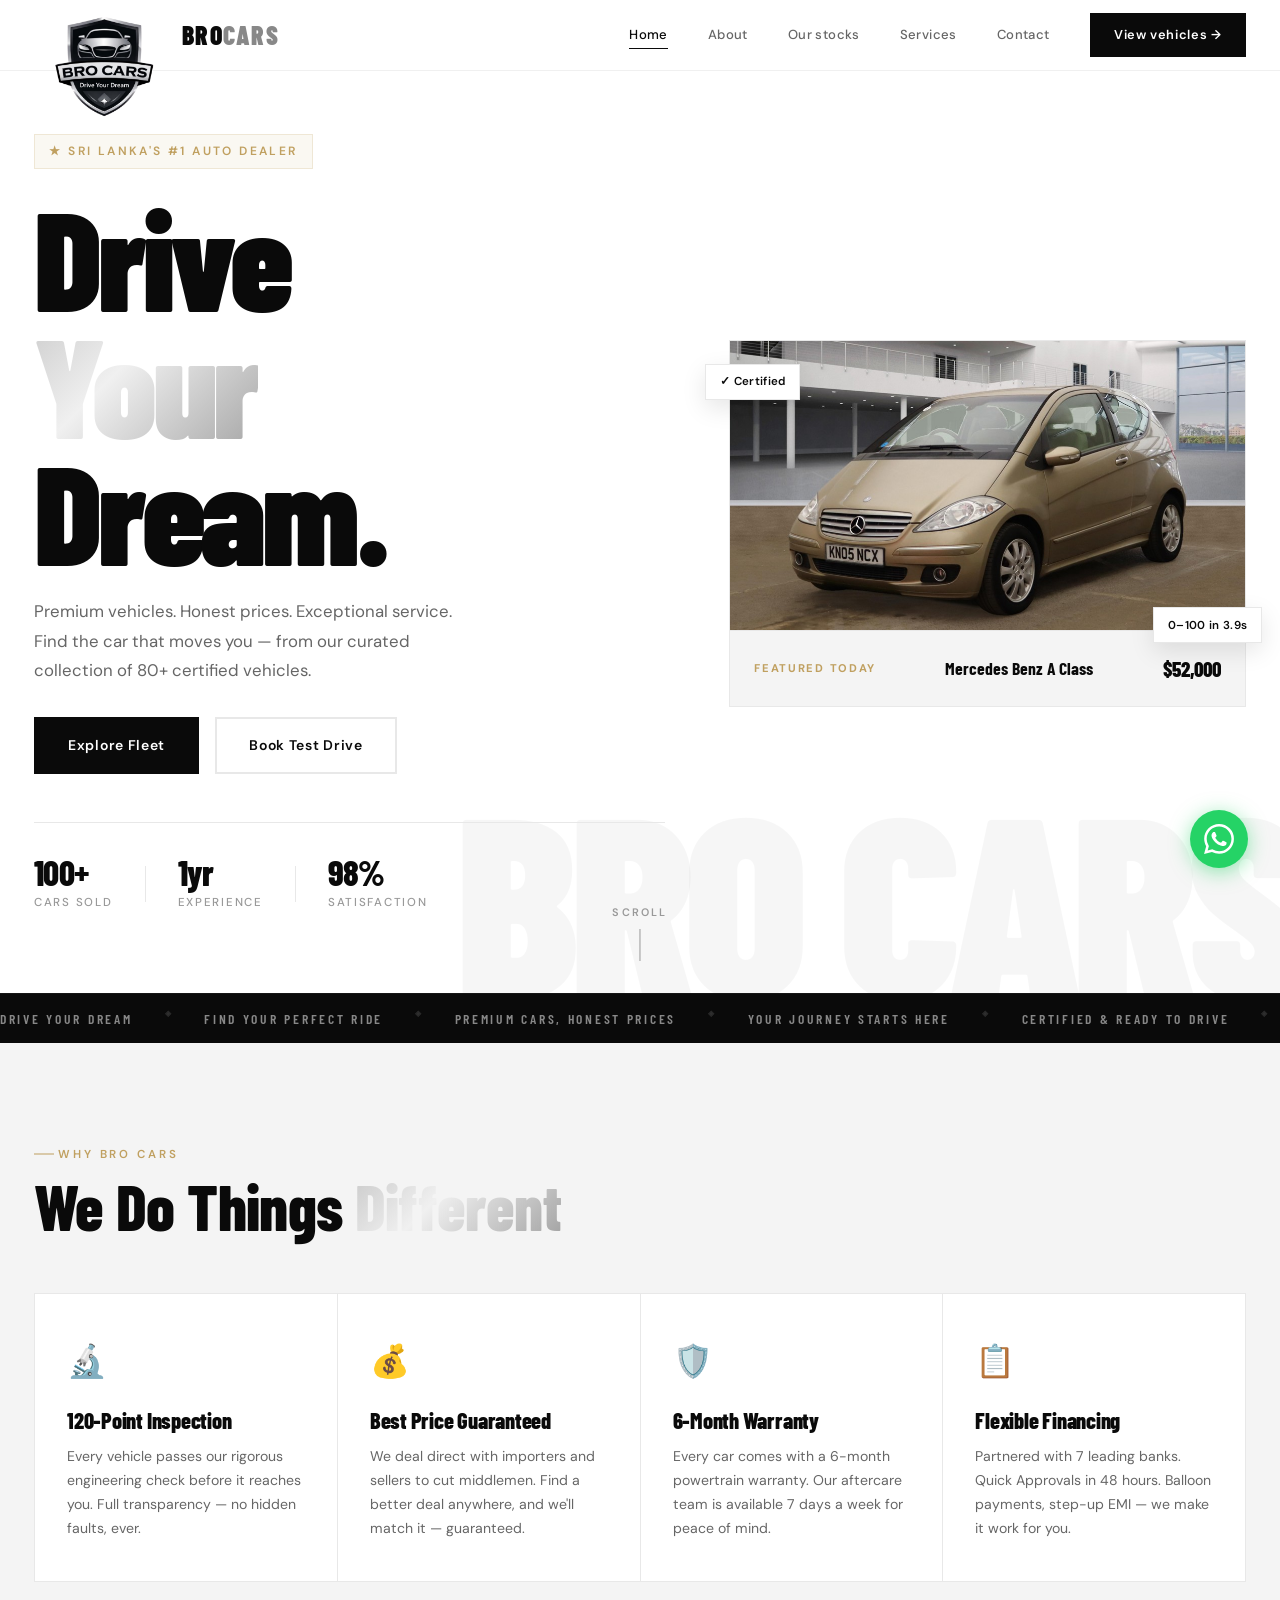
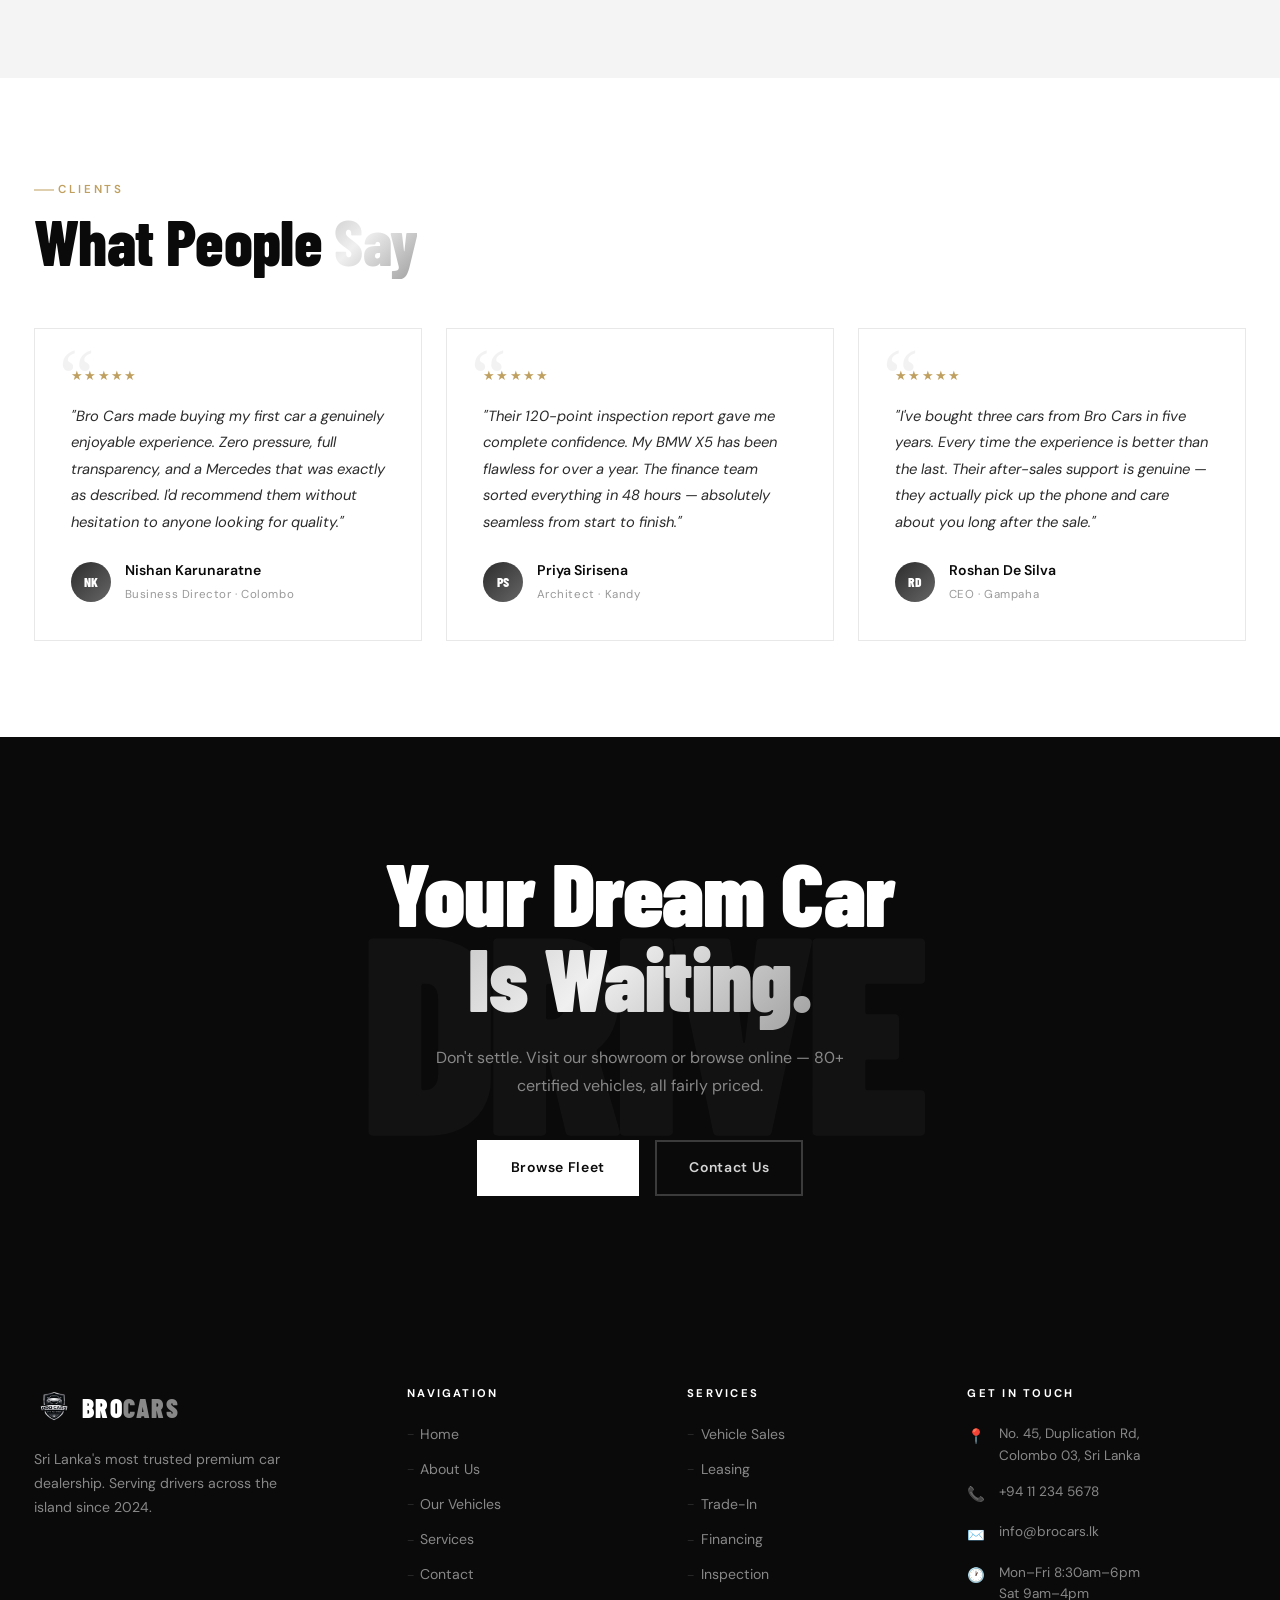
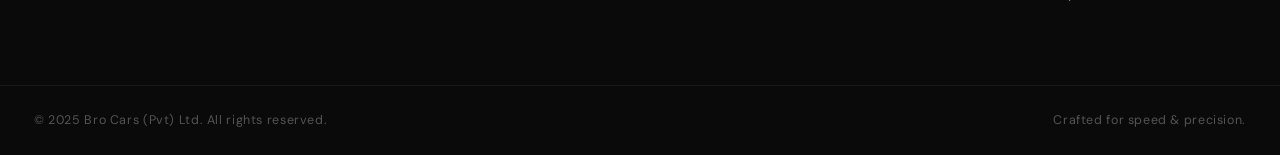
<file: brocars/index.html>
<!DOCTYPE html>
<html lang="en">
<head>
  <meta charset="UTF-8"/>
  <meta name="viewport" content="width=device-width, initial-scale=1.0"/>
  <meta name="description" content="Bro Cars – Drive Your Dream. Premium vehicles, unbeatable prices, expert service in Sri Lanka."/>
  <title>Bro Cars — Drive Your Dream</title>
  <link rel="preconnect" href="https://fonts.googleapis.com"/>
  <link rel="preconnect" href="https://fonts.gstatic.com" crossorigin/>
  <link href="https://fonts.googleapis.com/css2?family=Barlow+Condensed:wght@400;600;700;800;900&family=DM+Sans:wght@300;400;500;600&display=swap" rel="stylesheet"/>
  <link rel="stylesheet" href="style.css"/>
</head>
<body>

<!-- ═══ NAVBAR ═══ -->
<header class="navbar" id="navbar">
  <div class="nav-container">
    <a href="index.html" class="logo">
      <img src="logo.png" alt="Bro Cars" class="logo-img"/>
      <span class="logo-text">BRO<span class="logo-accent">CARS</span></span>
    </a>
    <nav class="nav-links" id="navLinks">
      <a href="index.html" class="nav-link ">Home</a>
      <a href="about.html" class="nav-link">About</a>
      <a href="cars.html" class="nav-link">Our stocks</a>
      <a href="services.html" class="nav-link">Services</a>
      <a href="contact.html" class="nav-link">Contact</a>
      <a href="cars.html" class="btn-nav">View vehicles →</a>
    </nav>
    <button class="hamburger" id="hamburger" aria-label="Menu">
      <span></span><span></span><span></span>
    </button>
  </div>
</header>

<!-- ═══ HERO ═══ -->
<section class="hero">
  <div class="hero-bg-text">BRO CARS</div>
  <div class="hero-container">
    <div class="hero-content">
      <div class="hero-badge">★ Sri Lanka's #1 Auto Dealer</div>
      <h1 class="hero-title">
        Drive<br/>
        <span class="hero-title-accent">Your</span><br/>
        Dream.
      </h1>
      <p class="hero-subtitle">Premium vehicles. Honest prices. Exceptional service. Find the car that moves you — from our curated collection of 80+ certified vehicles.</p>
      <div class="hero-actions">
        <a href="cars.html" class="btn-primary">Explore Fleet</a>
        <a href="contact.html" class="btn-ghost">Book Test Drive</a>
      </div>
      <div class="hero-stats">
        <div class="hero-stat">
          <span class="hero-stat-num">100+</span>
          <span class="hero-stat-label">Cars Sold</span>
        </div>
        <div class="hero-stat-divider"></div>
        <div class="hero-stat">
          <span class="hero-stat-num">1yr</span>
          <span class="hero-stat-label">Experience</span>
        </div>
        <div class="hero-stat-divider"></div>
        <div class="hero-stat">
          <span class="hero-stat-num">98%</span>
          <span class="hero-stat-label">Satisfaction</span>
        </div>
      </div>
    </div>
    <div class="hero-visual">
      <div class="hero-car-card">
        <div class="hero-car-img">
         <img src="images/firstimg.jpeg" alt="Bro Cars" class="BMW M4 COMPETITION"/>
          <div class="hero-car-shine"></div>
        </div>
        <div class="hero-car-info">
          <div class="hero-car-badge">Featured Today</div>
          <div class="hero-car-name">Mercedes Benz A Class</div>
          <div class="hero-car-price">$52,000</div>
        </div>
      </div>
      <div class="hero-float-tag hero-float-1">✓ Certified</div>
      <div class="hero-float-tag hero-float-2">0–100 in 3.9s</div>
    </div>
  </div>
  <div class="hero-scroll-hint">
    <span>Scroll</span>
    <div class="scroll-line"></div>
  </div>
</section>

<!-- ═══ MARQUEE STRIP ═══ -->
<div class="marquee-strip">
  <div class="marquee-track">
    <span>Drive Your Dream</span><span>◈</span>
    <span>Find Your Perfect Ride</span><span>◈</span>
    <span>Premium Cars, Honest Prices</span><span>◈</span>
    <span>Your Journey Starts Here</span><span>◈</span>
    <span>Certified & Ready to Drive</span><span>◈</span>
    <span>Turn Heads on Every Road</span><span>◈</span>
    <span>Experience Luxury Driving</span><span>◈</span>
    <span>Own the Road Today</span><span>◈</span>
    <span>Drive Your Dream</span><span>◈</span>
    <span>Find Your Perfect Ride</span><span>◈</span>
    <span>Premium Cars, Honest Prices</span><span>◈</span>
    <span>Your Journey Starts Here</span><span>◈</span>
    <span>Certified & Ready to Drive</span><span>◈</span>
    <span>Turn Heads on Every Road</span><span>◈</span>
    <span>Experience Luxury Driving</span><span>◈</span>
    <span>Own the Road Today</span><span>◈</span>
  </div>
</div>



<!-- ═══ WHY CHOOSE US ═══ -->
<section class="section why-section">
  <div class="container">
    <div class="section-header">
      <div class="section-tag">Why Bro Cars</div>
      <h2 class="section-title">We Do Things <span class="text-silver">Different</span></h2>
    </div>
    <div class="why-grid">
      <div class="why-card reveal">
        <div class="why-icon">🔬</div>
        <h3>120-Point Inspection</h3>
        <p>Every vehicle passes our rigorous engineering check before it reaches you. Full transparency — no hidden faults, ever.</p>
      </div>
      <div class="why-card reveal">
        <div class="why-icon">💰</div>
        <h3>Best Price Guaranteed</h3>
        <p>We deal direct with importers and sellers to cut middlemen. Find a better deal anywhere, and we'll match it — guaranteed.</p>
      </div>
      <div class="why-card reveal">
        <div class="why-icon">🛡️</div>
        <h3>6-Month Warranty</h3>
        <p>Every car comes with a 6-month powertrain warranty. Our aftercare team is available 7 days a week for peace of mind.</p>
      </div>
      <div class="why-card reveal">
        <div class="why-icon">📋</div>
        <h3>Flexible Financing</h3>
        <p>Partnered with 7 leading banks. Quick Approvals in 48 hours. Balloon payments, step-up EMI — we make it work for you.</p>
      </div>
    </div>
  </div>
</section>

<!-- ═══ TESTIMONIALS ═══ -->
<section class="section testi-section">
  <div class="container">
    <div class="section-header">
      <div class="section-tag">Clients</div>
      <h2 class="section-title">What People <span class="text-silver">Say</span></h2>
    </div>
    <div class="testi-grid">
      <div class="testi-card reveal">
        <div class="testi-stars">★★★★★</div>
        <p class="testi-text">"Bro Cars made buying my first car a genuinely enjoyable experience. Zero pressure, full transparency, and a Mercedes that was exactly as described. I'd recommend them without hesitation to anyone looking for quality."</p>
        <div class="testi-author">
          <div class="testi-avatar">NK</div>
          <div>
            <div class="testi-name">Nishan Karunaratne</div>
            <div class="testi-role">Business Director · Colombo</div>
          </div>
        </div>
      </div>
      <div class="testi-card reveal">
        <div class="testi-stars">★★★★★</div>
        <p class="testi-text">"Their 120-point inspection report gave me complete confidence. My BMW X5 has been flawless for over a year. The finance team sorted everything in 48 hours — absolutely seamless from start to finish."</p>
        <div class="testi-author">
          <div class="testi-avatar">PS</div>
          <div>
            <div class="testi-name">Priya Sirisena</div>
            <div class="testi-role">Architect · Kandy</div>
          </div>
        </div>
      </div>
      <div class="testi-card reveal">
        <div class="testi-stars">★★★★★</div>
        <p class="testi-text">"I've bought three cars from Bro Cars in five years. Every time the experience is better than the last. Their after-sales support is genuine — they actually pick up the phone and care about you long after the sale."</p>
        <div class="testi-author">
          <div class="testi-avatar">RD</div>
          <div>
            <div class="testi-name">Roshan De Silva</div>
            <div class="testi-role">CEO · Gampaha</div>
          </div>
        </div>
      </div>
    </div>
  </div>
</section>

<!-- ═══ CTA BANNER ═══ -->
<section class="cta-section">
  <div class="cta-bg-text">DRIVE</div>
  <div class="container">
    <div class="cta-inner reveal">
      <h2 class="cta-title">Your Dream Car<br/><span>Is Waiting.</span></h2>
      <p class="cta-sub">Don't settle. Visit our showroom or browse online — 80+ certified vehicles, all fairly priced.</p>
      <div class="cta-btns">
        <a href="cars.html" class="btn-primary">Browse Fleet</a>
        <a href="contact.html" class="btn-ghost">Contact Us</a>
      </div>
    </div>
  </div>
</section>

<!-- ═══ FOOTER ═══ -->
<footer class="footer">
  <div class="footer-top">
    <div class="container">
      <div class="footer-grid">
        <div class="footer-brand">
          <a href="index.html" class="logo">
  <img src="logo.png" alt="Bro Cars" class="logo-img footer-logo">
  <span class="logo-text">BRO<span class="logo-accent">CARS</span></span>
</a>
          <p>Sri Lanka's most trusted premium car dealership. Serving drivers across the island since 2024.</p>
          
        </div>
        <div class="footer-col">
          <h4>Navigation</h4>
          <ul>
            <li><a href="index.html">Home</a></li>
            <li><a href="about.html">About Us</a></li>
            <li><a href="cars.html">Our Vehicles</a></li>
            <li><a href="services.html">Services</a></li>
            <li><a href="contact.html">Contact</a></li>
          </ul>
        </div>
        <div class="footer-col">
          <h4>Services</h4>
          <ul>
            <li><a href="services.html">Vehicle Sales</a></li>
            <li><a href="services.html">Leasing</a></li>
            <li><a href="services.html">Trade-In</a></li>
            <li><a href="services.html">Financing</a></li>
            <li><a href="services.html">Inspection</a></li>
          </ul>
        </div>
        <div class="footer-col footer-contact-col">
          <h4>Get In Touch</h4>
          <div class="footer-contact-item">
            <span class="fc-icon">📍</span>
            <span>No. 45, Duplication Rd,<br/>Colombo 03, Sri Lanka</span>
          </div>
          <div class="footer-contact-item">
            <span class="fc-icon">📞</span>
            <span>+94 11 234 5678</span>
          </div>
          <div class="footer-contact-item">
            <span class="fc-icon">✉️</span>
            <span>info@brocars.lk</span>
          </div>
          <div class="footer-contact-item">
            <span class="fc-icon">🕐</span>
            <span>Mon–Fri 8:30am–6pm<br/>Sat 9am–4pm</span>
          </div>
        </div>
      </div>
    </div>
  </div>
  <div class="footer-bottom">
    <div class="container">
      <span>© 2025 Bro Cars (Pvt) Ltd. All rights reserved.</span>
      <span>Crafted for speed &amp; precision.</span>
    </div>
  </div>
</footer>

<a href="https://wa.me/94778901234" class="whatsapp-float" target="_blank" title="Chat with us on WhatsApp">
  <svg viewBox="0 0 24 24" fill="currentColor"><path d="M17.472 14.382c-.297-.149-1.758-.867-2.03-.967-.273-.099-.471-.148-.67.15-.197.297-.767.966-.94 1.164-.173.199-.347.223-.644.075-.297-.15-1.255-.463-2.39-1.475-.883-.788-1.48-1.761-1.653-2.059-.173-.297-.018-.458.13-.606.134-.133.298-.347.446-.52.149-.174.198-.298.298-.497.099-.198.05-.371-.025-.52-.075-.149-.669-1.612-.916-2.207-.242-.579-.487-.5-.669-.51-.173-.008-.371-.01-.57-.01-.198 0-.52.074-.792.372-.272.297-1.04 1.016-1.04 2.479 0 1.462 1.065 2.875 1.213 3.074.149.198 2.096 3.2 5.077 4.487.709.306 1.262.489 1.694.625.712.227 1.36.195 1.871.118.571-.085 1.758-.719 2.006-1.413.248-.694.248-1.289.173-1.413-.074-.124-.272-.198-.57-.347m-5.421 7.403h-.004a9.87 9.87 0 01-5.031-1.378l-.361-.214-3.741.982.998-3.648-.235-.374a9.86 9.86 0 01-1.51-5.26c.001-5.45 4.436-9.884 9.888-9.884 2.64 0 5.122 1.03 6.988 2.898a9.825 9.825 0 012.893 6.994c-.003 5.45-4.437 9.884-9.885 9.884m8.413-18.297A11.815 11.815 0 0012.05 0C5.495 0 .16 5.335.157 11.892c0 2.096.547 4.142 1.588 5.945L.057 24l6.305-1.654a11.882 11.882 0 005.683 1.448h.005c6.554 0 11.89-5.335 11.893-11.893a11.821 11.821 0 00-3.48-8.413z"/></svg>
</a>
<script src="script.js"></script>
</body>
</html>
</file>
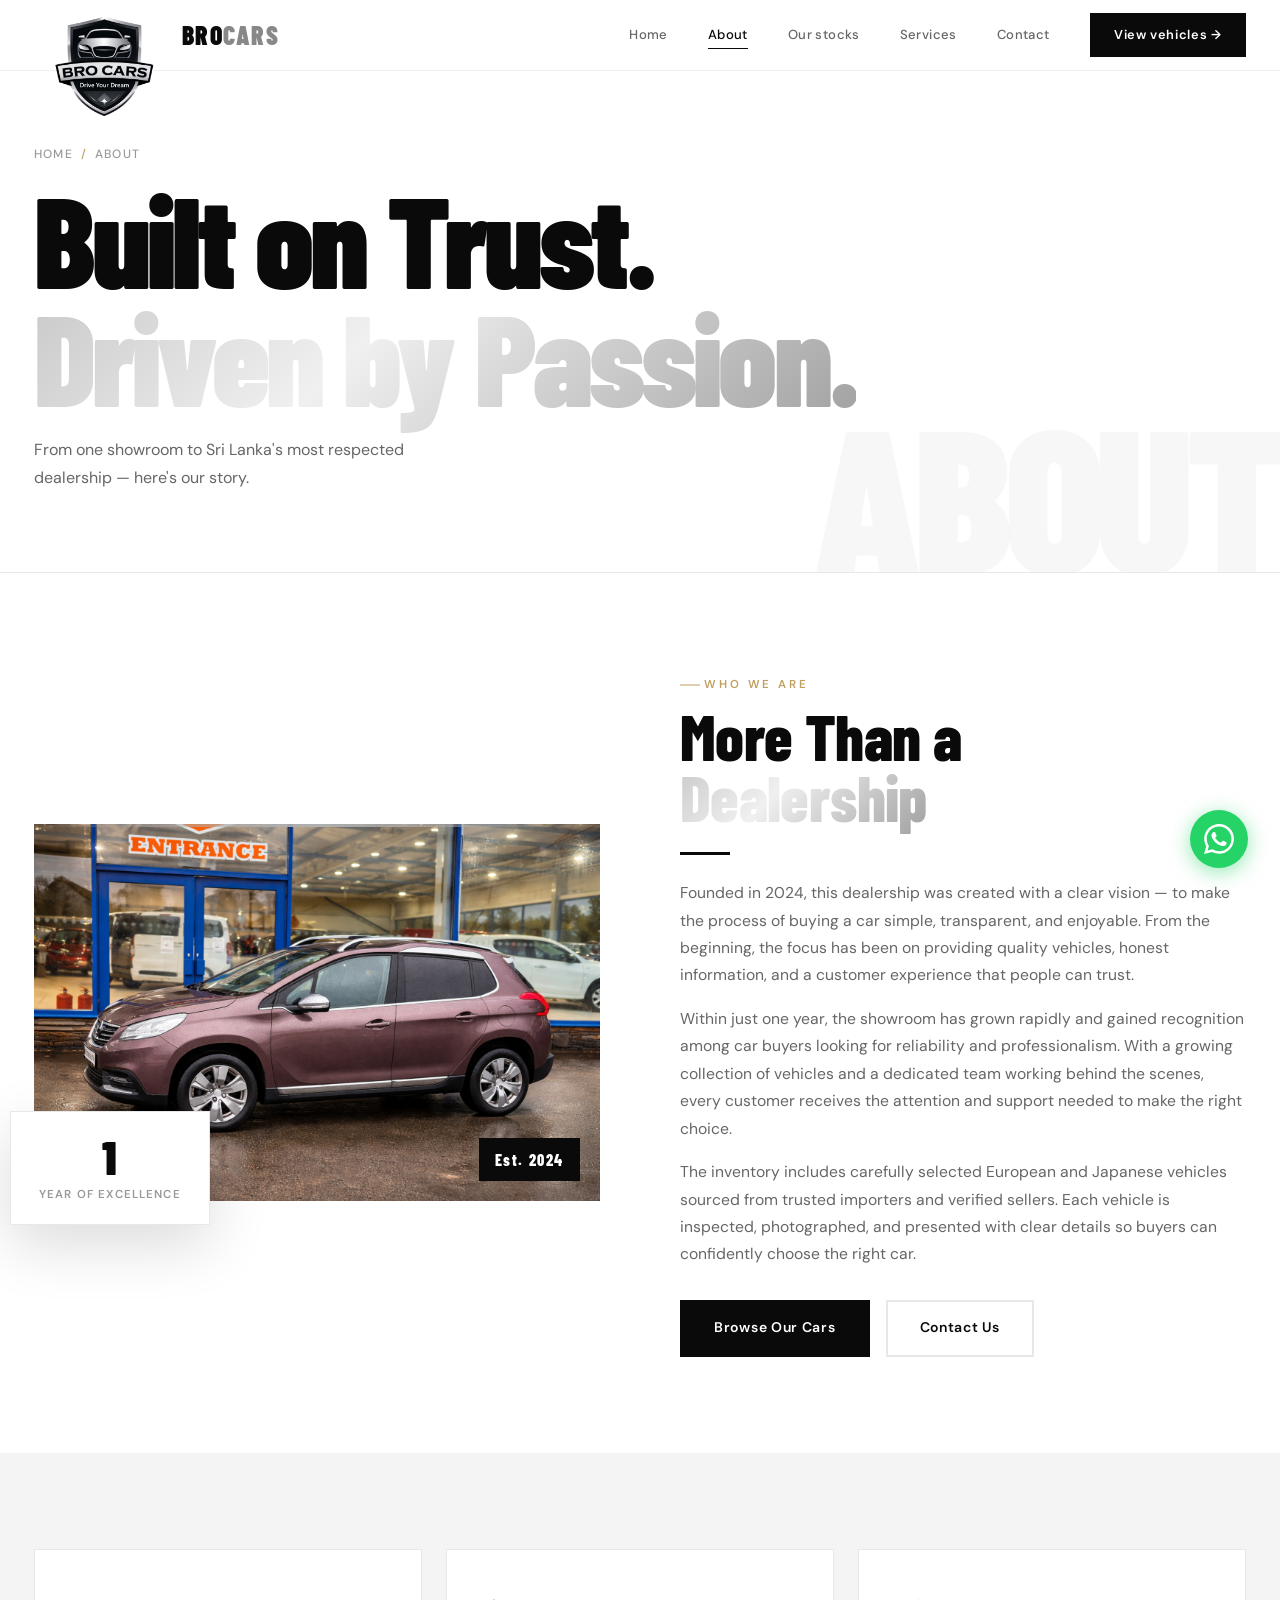
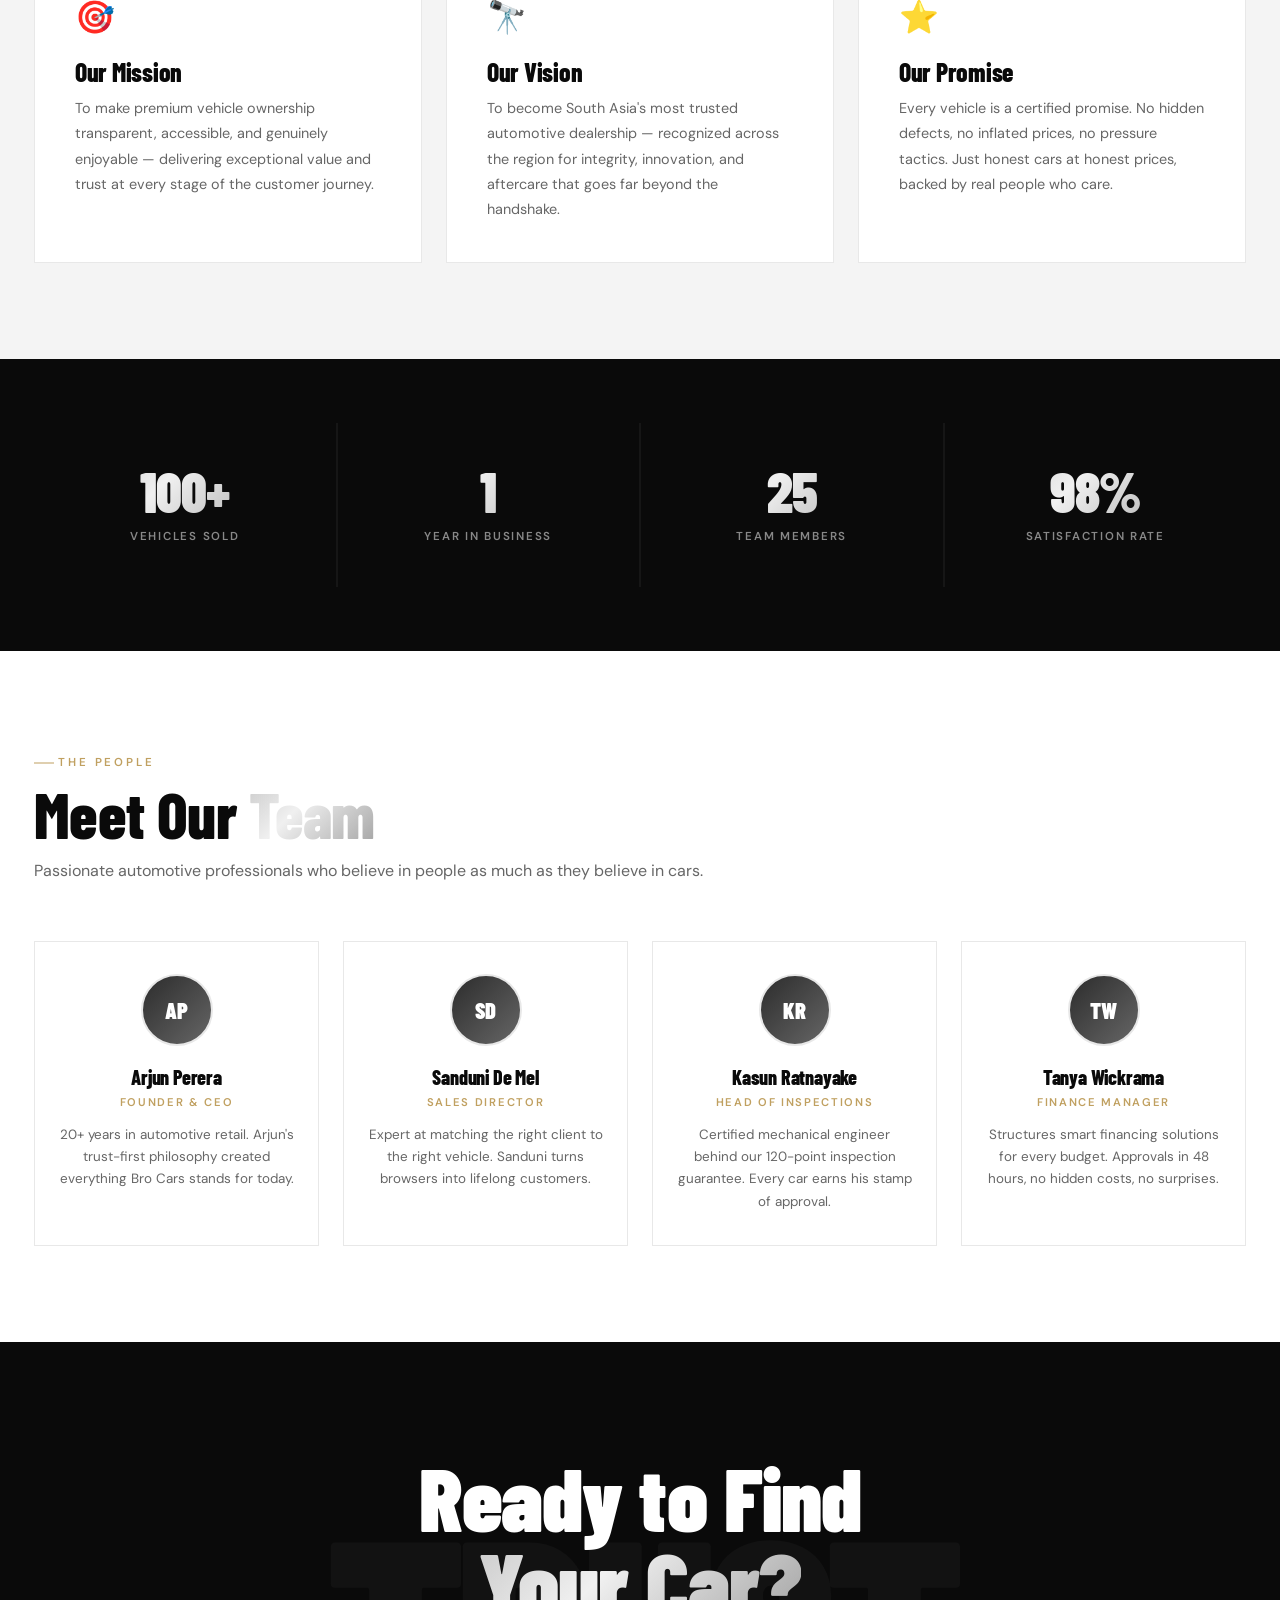
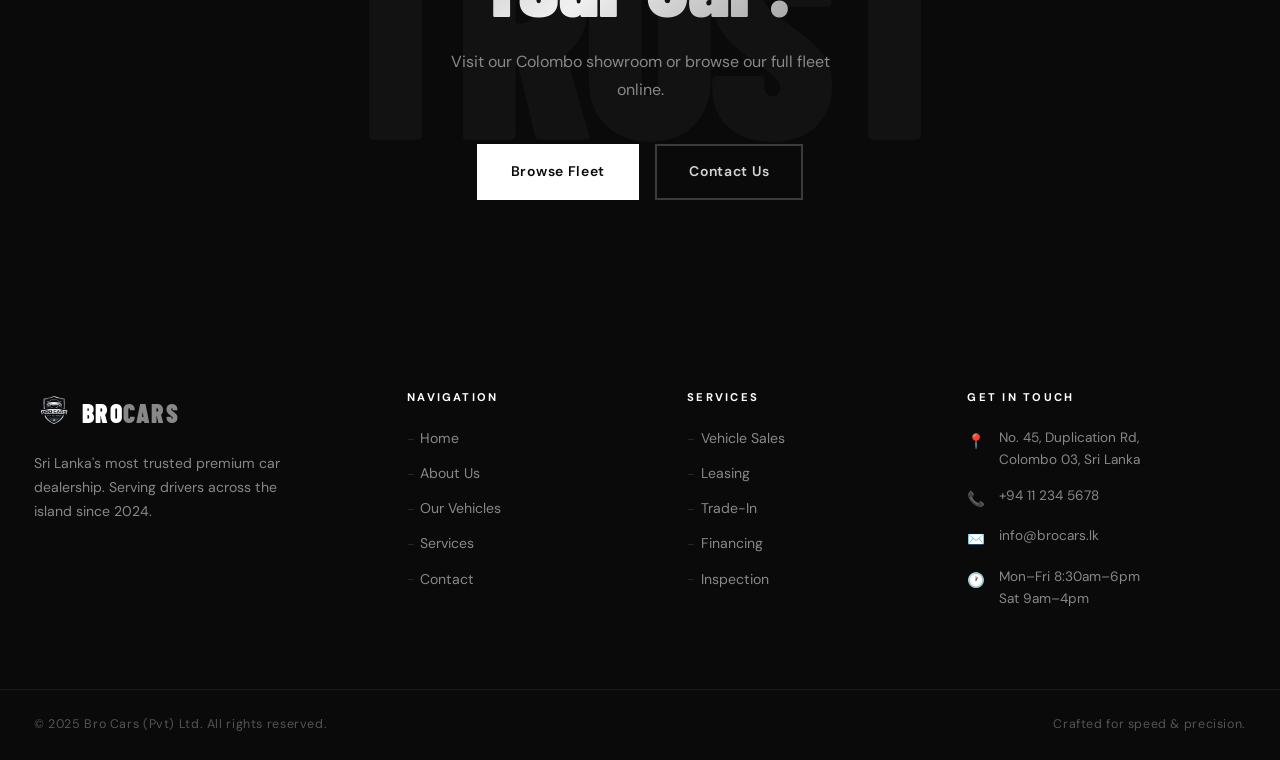
<file: brocars/about.html>
<!DOCTYPE html>
<html lang="en">
<head>
  <meta charset="UTF-8"/>
  <meta name="viewport" content="width=device-width, initial-scale=1.0"/>
  <meta name="description" content="About Bro Cars – Our story, mission, vision and the passionate team behind Sri Lanka's premier auto dealership."/>
  <title>About — Bro Cars</title>
  <link rel="preconnect" href="https://fonts.googleapis.com"/>
  <link rel="preconnect" href="https://fonts.gstatic.com" crossorigin/>
  <link href="https://fonts.googleapis.com/css2?family=Barlow+Condensed:wght@400;600;700;800;900&family=DM+Sans:wght@300;400;500;600&display=swap" rel="stylesheet"/>
  <link rel="stylesheet" href="style.css"/>
</head>
<body>

<!-- ═══ NAVBAR ═══ -->
<header class="navbar" id="navbar">
  <div class="nav-container">
    <a href="index.html" class="logo">
      <img src="logo.png" alt="Bro Cars" class="logo-img"/>
      <span class="logo-text">BRO<span class="logo-accent">CARS</span></span>
    </a>
    <nav class="nav-links" id="navLinks">
      <a href="index.html" class="nav-link ">Home</a>
      <a href="about.html" class="nav-link">About</a>
      <a href="cars.html" class="nav-link">Our stocks</a>
      <a href="services.html" class="nav-link">Services</a>
      <a href="contact.html" class="nav-link">Contact</a>
      <a href="cars.html" class="btn-nav">View vehicles →</a>
    </nav>
    <button class="hamburger" id="hamburger" aria-label="Menu">
      <span></span><span></span><span></span>
    </button>
  </div>
</header>

<!-- PAGE HERO -->
<section class="page-hero">
  <div class="page-hero-bg-text">ABOUT</div>
  <div class="container">
    <div class="page-hero-content">
      <div class="page-breadcrumb"><a href="index.html">Home</a> <span>/</span> About</div>
      <h1 class="page-hero-title">Built on Trust.<br/><span>Driven by Passion.</span></h1>
      <p class="page-hero-sub">From one showroom to Sri Lanka's most respected dealership — here's our story.</p>
    </div>
  </div>
</section>

<!-- STORY -->
<section class="section">
  <div class="container">
    <div class="about-grid">
      <div class="about-visual reveal">
        <div class="about-img-box">
          <div class="about-img-inner"><img src="images/about2.png"></div>
          <div class="about-img-tag">Est. 2024</div>
        </div>
        <div class="about-accent-box">
          <span class="about-accent-num">1</span>
          <span class="about-accent-label">Year of Excellence</span>
        </div>
      </div>

      <div class="about-text reveal">
        <div class="section-tag">Who We Are</div>
        <h2 class="section-title">More Than a<br/><span class="text-silver">Dealership</span></h2>
        <div class="divider-line"></div>

        <p>Founded in 2024, this dealership was created with a clear vision — to make the process of buying a car simple, transparent, and enjoyable. From the beginning, the focus has been on providing quality vehicles, honest information, and a customer experience that people can trust.</p>

        <p style="margin-top:1rem;">Within just one year, the showroom has grown rapidly and gained recognition among car buyers looking for reliability and professionalism. With a growing collection of vehicles and a dedicated team working behind the scenes, every customer receives the attention and support needed to make the right choice.</p>

        <p style="margin-top:1rem;">The inventory includes carefully selected European and Japanese vehicles sourced from trusted importers and verified sellers. Each vehicle is inspected, photographed, and presented with clear details so buyers can confidently choose the right car.</p>

        <div class="about-ctas" style="margin-top:2rem;">
          <a href="cars.html" class="btn-primary">Browse Our Cars</a>
          <a href="contact.html" class="btn-ghost">Contact Us</a>
        </div>
      </div>

    </div>
  </div>
</section>

<!-- MISSION VISION -->
<section class="section mv-section">
  <div class="container">
    <div class="mv-grid">
      <div class="mv-card reveal">
        <div class="mv-icon">🎯</div>
        <h3>Our Mission</h3>
        <p>To make premium vehicle ownership transparent, accessible, and genuinely enjoyable — delivering exceptional value and trust at every stage of the customer journey.</p>
      </div>
      <div class="mv-card reveal">
        <div class="mv-icon">🔭</div>
        <h3>Our Vision</h3>
        <p>To become South Asia's most trusted automotive dealership — recognized across the region for integrity, innovation, and aftercare that goes far beyond the handshake.</p>
      </div>
      <div class="mv-card reveal">
        <div class="mv-icon">⭐</div>
        <h3>Our Promise</h3>
        <p>Every vehicle is a certified promise. No hidden defects, no inflated prices, no pressure tactics. Just honest cars at honest prices, backed by real people who care.</p>
      </div>
    </div>
  </div>
</section>

<!-- STATS -->
<section class="stats-section">
  <div class="container">
    <div class="stats-grid">
      <div class="stat-item reveal">
        <div class="stat-num">100+</div>
        <div class="stat-label">Vehicles Sold</div>
      </div>
      <div class="stat-item reveal">
        <div class="stat-num">1</div>
        <div class="stat-label">Year in Business</div>
      </div>
      <div class="stat-item reveal">
        <div class="stat-num">25</div>
        <div class="stat-label">Team Members</div>
      </div>
      <div class="stat-item reveal">
        <div class="stat-num">98%</div>
        <div class="stat-label">Satisfaction Rate</div>
      </div>
    </div>
  </div>
</section>

<!-- TEAM -->
<section class="section">
  <div class="container">
    <div class="section-header">
      <div class="section-tag">The People</div>
      <h2 class="section-title">Meet Our <span class="text-silver">Team</span></h2>
      <p class="section-sub">Passionate automotive professionals who believe in people as much as they believe in cars.</p>
    </div>
    <div class="team-grid">
      <div class="team-card reveal">
        <div class="team-avatar">AP</div>
        <h3 class="team-name">Arjun Perera</h3>
        <div class="team-role">Founder & CEO</div>
        <p class="team-bio">20+ years in automotive retail. Arjun's trust-first philosophy created everything Bro Cars stands for today.</p>
      </div>
      <div class="team-card reveal">
        <div class="team-avatar">SD</div>
        <h3 class="team-name">Sanduni De Mel</h3>
        <div class="team-role">Sales Director</div>
        <p class="team-bio">Expert at matching the right client to the right vehicle. Sanduni turns browsers into lifelong customers.</p>
      </div>
      <div class="team-card reveal">
        <div class="team-avatar">KR</div>
        <h3 class="team-name">Kasun Ratnayake</h3>
        <div class="team-role">Head of Inspections</div>
        <p class="team-bio">Certified mechanical engineer behind our 120-point inspection guarantee. Every car earns his stamp of approval.</p>
      </div>
      <div class="team-card reveal">
        <div class="team-avatar">TW</div>
        <h3 class="team-name">Tanya Wickrama</h3>
        <div class="team-role">Finance Manager</div>
        <p class="team-bio">Structures smart financing solutions for every budget. Approvals in 48 hours, no hidden costs, no surprises.</p>
      </div>
    </div>
  </div>
</section>

<!-- CTA -->
<section class="cta-section">
  <div class="cta-bg-text">TRUST</div>
  <div class="container">
    <div class="cta-inner reveal">
      <h2 class="cta-title">Ready to Find<br/><span>Your Car?</span></h2>
      <p class="cta-sub">Visit our Colombo showroom or browse our full fleet online.</p>
      <div class="cta-btns">
        <a href="cars.html" class="btn-primary">Browse Fleet</a>
        <a href="contact.html" class="btn-ghost">Contact Us</a>
      </div>
    </div>
  </div>
</section>

<!-- ═══ FOOTER ═══ -->
<footer class="footer">
  <div class="footer-top">
    <div class="container">
      <div class="footer-grid">
        <div class="footer-brand">
          <a href="index.html" class="logo">
  <img src="logo.png" alt="Bro Cars" class="logo-img footer-logo">
  <span class="logo-text">BRO<span class="logo-accent">CARS</span></span>
</a>
          <p>Sri Lanka's most trusted premium car dealership. Serving drivers across the island since 2024.</p>
          
        </div>
        <div class="footer-col">
          <h4>Navigation</h4>
          <ul>
            <li><a href="index.html">Home</a></li>
            <li><a href="about.html">About Us</a></li>
            <li><a href="cars.html">Our Vehicles</a></li>
            <li><a href="services.html">Services</a></li>
            <li><a href="contact.html">Contact</a></li>
          </ul>
        </div>
        <div class="footer-col">
          <h4>Services</h4>
          <ul>
            <li><a href="services.html">Vehicle Sales</a></li>
            <li><a href="services.html">Leasing</a></li>
            <li><a href="services.html">Trade-In</a></li>
            <li><a href="services.html">Financing</a></li>
            <li><a href="services.html">Inspection</a></li>
          </ul>
        </div>
        <div class="footer-col footer-contact-col">
          <h4>Get In Touch</h4>
          <div class="footer-contact-item">
            <span class="fc-icon">📍</span>
            <span>No. 45, Duplication Rd,<br/>Colombo 03, Sri Lanka</span>
          </div>
          <div class="footer-contact-item">
            <span class="fc-icon">📞</span>
            <span>+94 11 234 5678</span>
          </div>
          <div class="footer-contact-item">
            <span class="fc-icon">✉️</span>
            <span>info@brocars.lk</span>
          </div>
          <div class="footer-contact-item">
            <span class="fc-icon">🕐</span>
            <span>Mon–Fri 8:30am–6pm<br/>Sat 9am–4pm</span>
          </div>
        </div>
      </div>
    </div>
  </div>
  <div class="footer-bottom">
    <div class="container">
      <span>© 2025 Bro Cars (Pvt) Ltd. All rights reserved.</span>
      <span>Crafted for speed &amp; precision.</span>
    </div>
  </div>
</footer>

<a href="https://wa.me/94778901234" class="whatsapp-float" target="_blank" title="Chat with us on WhatsApp">
  <svg viewBox="0 0 24 24" fill="currentColor"><path d="M17.472 14.382c-.297-.149-1.758-.867-2.03-.967-.273-.099-.471-.148-.67.15-.197.297-.767.966-.94 1.164-.173.199-.347.223-.644.075-.297-.15-1.255-.463-2.39-1.475-.883-.788-1.48-1.761-1.653-2.059-.173-.297-.018-.458.13-.606.134-.133.298-.347.446-.52.149-.174.198-.298.298-.497.099-.198.05-.371-.025-.52-.075-.149-.669-1.612-.916-2.207-.242-.579-.487-.5-.669-.51-.173-.008-.371-.01-.57-.01-.198 0-.52.074-.792.372-.272.297-1.04 1.016-1.04 2.479 0 1.462 1.065 2.875 1.213 3.074.149.198 2.096 3.2 5.077 4.487.709.306 1.262.489 1.694.625.712.227 1.36.195 1.871.118.571-.085 1.758-.719 2.006-1.413.248-.694.248-1.289.173-1.413-.074-.124-.272-.198-.57-.347m-5.421 7.403h-.004a9.87 9.87 0 01-5.031-1.378l-.361-.214-3.741.982.998-3.648-.235-.374a9.86 9.86 0 01-1.51-5.26c.001-5.45 4.436-9.884 9.888-9.884 2.64 0 5.122 1.03 6.988 2.898a9.825 9.825 0 012.893 6.994c-.003 5.45-4.437 9.884-9.885 9.884m8.413-18.297A11.815 11.815 0 0012.05 0C5.495 0 .16 5.335.157 11.892c0 2.096.547 4.142 1.588 5.945L.057 24l6.305-1.654a11.882 11.882 0 005.683 1.448h.005c6.554 0 11.89-5.335 11.893-11.893a11.821 11.821 0 00-3.48-8.413z"/></svg>
</a>
<script src="script.js"></script>
</body>
</html>
</file>
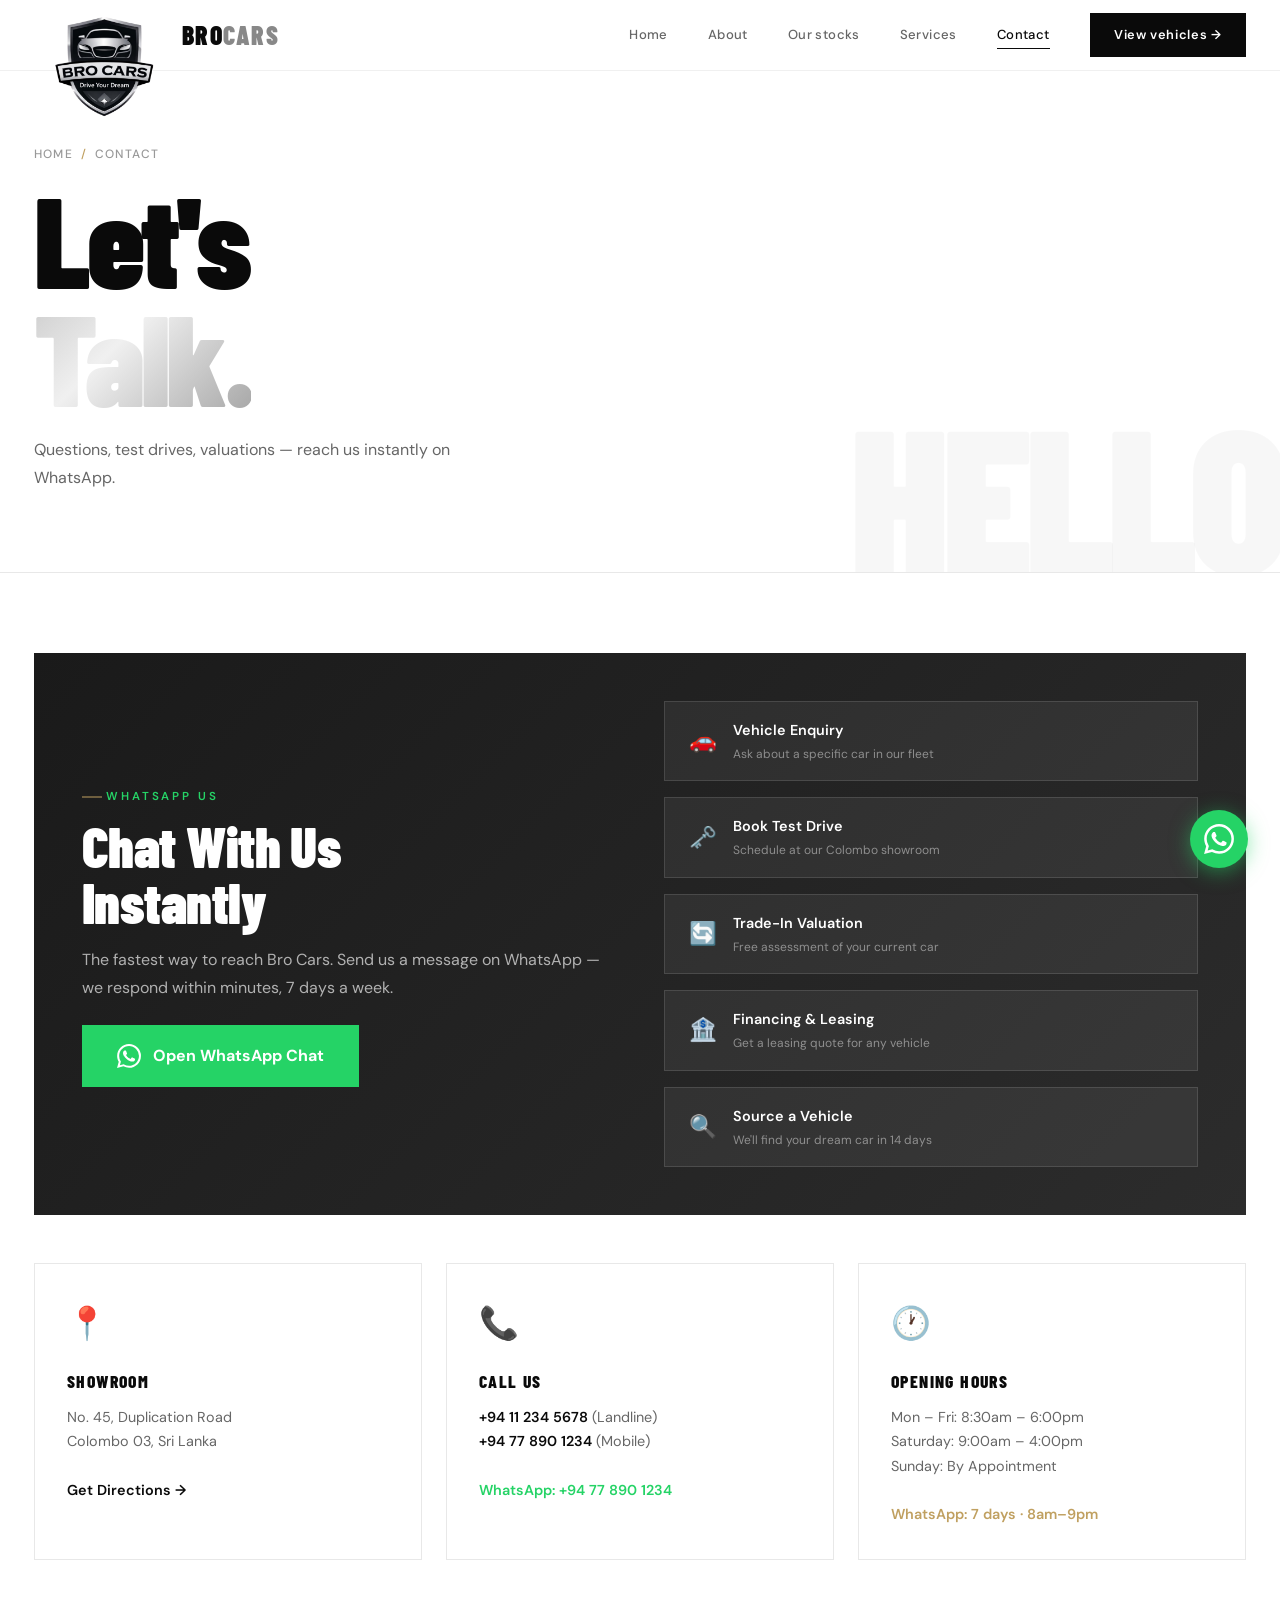
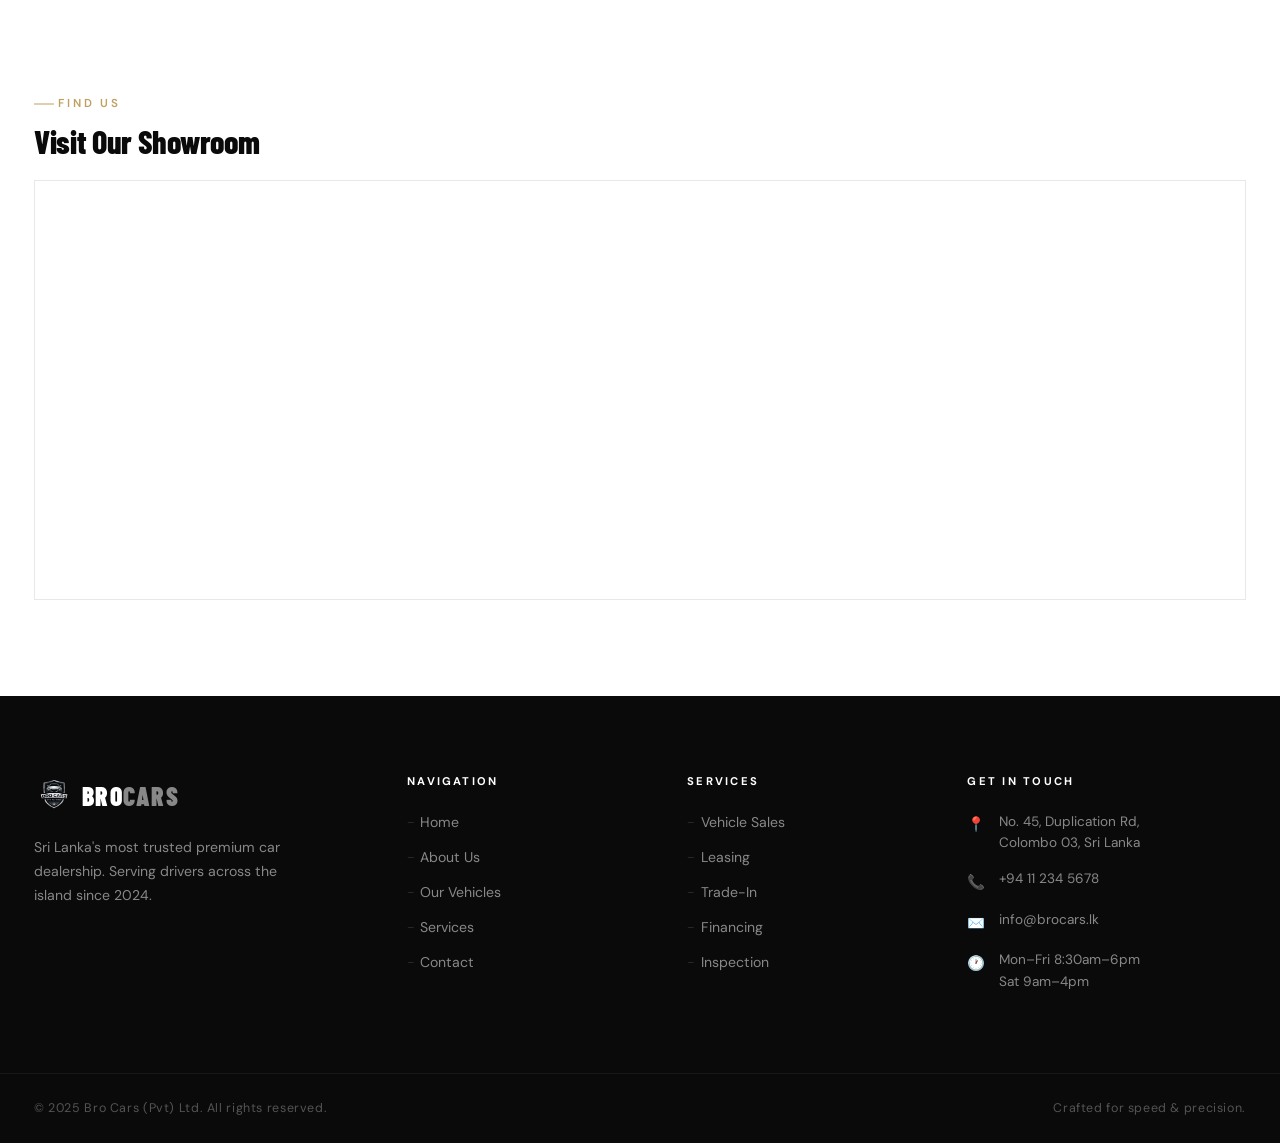
<file: brocars/contact.html>
<!DOCTYPE html>
<html lang="en">
<head>
  <meta charset="UTF-8"/>
  <meta name="viewport" content="width=device-width, initial-scale=1.0"/>
  <title>Contact — Bro Cars</title>
  <link rel="preconnect" href="https://fonts.googleapis.com"/>
  <link rel="preconnect" href="https://fonts.gstatic.com" crossorigin/>
  <link href="https://fonts.googleapis.com/css2?family=Barlow+Condensed:wght@400;600;700;800;900&family=DM+Sans:wght@300;400;500;600&display=swap" rel="stylesheet"/>
  <link rel="stylesheet" href="style.css"/>
  <style>
    .wa-contact-section { padding: 5rem 0; }
    .wa-big-card {
      background: linear-gradient(135deg, #1a1a1a 0%, #2c2c2c 100%);
      padding: 3rem;
      display: grid;
      grid-template-columns: 1fr 1fr;
      gap: 3rem;
      align-items: center;
      margin-bottom: 2rem;
    }
    .wa-left h2 { font-size: clamp(2rem,5vw,3.5rem); font-weight: 900; color: #fff; line-height: 1; margin-bottom: 1rem; }
    .wa-left p { color: rgba(255,255,255,0.65); font-size: 1rem; line-height: 1.7; margin-bottom: 1.5rem; }
    .wa-main-btn {
      display: inline-flex; align-items: center; gap: 0.75rem;
      padding: 1.1rem 2.2rem;
      background: #25D366;
      color: white;
      font-family: var(--ff-body);
      font-size: 1rem; font-weight: 700;
      text-decoration: none;
      transition: background 0.2s, transform 0.2s;
      border: none;
    }
    .wa-main-btn:hover { background: #1da851; transform: translateY(-2px); }
    .wa-main-btn svg { width: 24px; height: 24px; fill: currentColor; flex-shrink: 0; }
    .wa-right { display: flex; flex-direction: column; gap: 1rem; }
    .wa-quick-btn {
      display: flex; align-items: center; gap: 1rem;
      padding: 1rem 1.5rem;
      background: rgba(255,255,255,0.06);
      border: 1.5px solid rgba(255,255,255,0.12);
      color: white;
      text-decoration: none;
      font-size: 0.9rem; font-weight: 600;
      transition: background 0.2s, border-color 0.2s;
    }
    .wa-quick-btn:hover { background: rgba(37,211,102,0.15); border-color: #25D366; }
    .wa-quick-icon { font-size: 1.4rem; flex-shrink: 0; }
    .wa-quick-text small { display: block; font-size: 0.75rem; font-weight: 400; color: rgba(255,255,255,0.45); margin-top: 0.1rem; }

    .contact-cards-grid { display: grid; grid-template-columns: repeat(3,1fr); gap: 1.5rem; margin-top: 3rem; }
    .contact-card {
      border: 1.5px solid var(--light);
      padding: 2rem;
      background: var(--white);
      transition: box-shadow 0.2s, transform 0.2s;
    }
    .contact-card:hover { box-shadow: var(--shadow-md); transform: translateY(-2px); }
    .cc-icon { font-size: 2rem; margin-bottom: 1rem; }
    .cc-title { font-family: var(--ff-display); font-size: 1.1rem; font-weight: 800; text-transform: uppercase; letter-spacing: 0.08em; margin-bottom: 0.5rem; color: var(--black); }
    .cc-val { font-size: 0.9rem; color: var(--mid); line-height: 1.7; }
    .cc-val a { color: var(--black); font-weight: 600; text-decoration: none; }
    .cc-val a:hover { color: #25D366; }

    .whatsapp-float { position:fixed; bottom:2rem; right:2rem; width:58px; height:58px; background:#25D366; color:white; border-radius:50%; display:flex; align-items:center; justify-content:center; box-shadow:0 4px 20px rgba(37,211,102,0.5); z-index:8000; transition:transform 0.25s,box-shadow 0.25s; text-decoration:none; }
    .whatsapp-float:hover { transform:scale(1.1); box-shadow:0 6px 28px rgba(37,211,102,0.7); }
    .whatsapp-float svg { width:30px; height:30px; }

    @media(max-width:768px) {
      .wa-big-card { grid-template-columns:1fr; padding:2rem; gap:2rem; }
      .contact-cards-grid { grid-template-columns:1fr; }
    }
  </style>
</head>
<body>

<!-- ═══ NAVBAR ═══ -->
<header class="navbar" id="navbar">
  <div class="nav-container">
    <a href="index.html" class="logo">
      <img src="logo.png" alt="Bro Cars" class="logo-img"/>
      <span class="logo-text">BRO<span class="logo-accent">CARS</span></span>
    </a>
    <nav class="nav-links" id="navLinks">
      <a href="index.html" class="nav-link ">Home</a>
      <a href="about.html" class="nav-link">About</a>
      <a href="cars.html" class="nav-link">Our stocks</a>
      <a href="services.html" class="nav-link">Services</a>
      <a href="contact.html" class="nav-link">Contact</a>
      <a href="cars.html" class="btn-nav">View vehicles →</a>
    </nav>
    <button class="hamburger" id="hamburger" aria-label="Menu">
      <span></span><span></span><span></span>
    </button>
  </div>
</header>

<section class="page-hero">
  <div class="page-hero-bg-text">HELLO</div>
  <div class="container">
    <div class="page-hero-content">
      <div class="page-breadcrumb"><a href="index.html">Home</a> <span>/</span> Contact</div>
      <h1 class="page-hero-title">Let's<br/><span>Talk.</span></h1>
      <p class="page-hero-sub">Questions, test drives, valuations — reach us instantly on WhatsApp.</p>
    </div>
  </div>
</section>

<!-- WHATSAPP CONTACT SECTION -->
<section class="wa-contact-section">
  <div class="container">
    <div class="wa-big-card reveal">
      <div class="wa-left">
        <div class="section-tag" style="color:#25D366;">WhatsApp Us</div>
        <h2>Chat With Us<br/>Instantly</h2>
        <p>The fastest way to reach Bro Cars. Send us a message on WhatsApp — we respond within minutes, 7 days a week.</p>
        <a href="https://wa.me/94778901234" target="_blank" class="wa-main-btn">
          <svg viewBox="0 0 24 24"><path d="M17.472 14.382c-.297-.149-1.758-.867-2.03-.967-.273-.099-.471-.148-.67.15-.197.297-.767.966-.94 1.164-.173.199-.347.223-.644.075-.297-.15-1.255-.463-2.39-1.475-.883-.788-1.48-1.761-1.653-2.059-.173-.297-.018-.458.13-.606.134-.133.298-.347.446-.52.149-.174.198-.298.298-.497.099-.198.05-.371-.025-.52-.075-.149-.669-1.612-.916-2.207-.242-.579-.487-.5-.669-.51-.173-.008-.371-.01-.57-.01-.198 0-.52.074-.792.372-.272.297-1.04 1.016-1.04 2.479 0 1.462 1.065 2.875 1.213 3.074.149.198 2.096 3.2 5.077 4.487.709.306 1.262.489 1.694.625.712.227 1.36.195 1.871.118.571-.085 1.758-.719 2.006-1.413.248-.694.248-1.289.173-1.413-.074-.124-.272-.198-.57-.347m-5.421 7.403h-.004a9.87 9.87 0 01-5.031-1.378l-.361-.214-3.741.982.998-3.648-.235-.374a9.86 9.86 0 01-1.51-5.26c.001-5.45 4.436-9.884 9.888-9.884 2.64 0 5.122 1.03 6.988 2.898a9.825 9.825 0 012.893 6.994c-.003 5.45-4.437 9.884-9.885 9.884m8.413-18.297A11.815 11.815 0 0012.05 0C5.495 0 .16 5.335.157 11.892c0 2.096.547 4.142 1.588 5.945L.057 24l6.305-1.654a11.882 11.882 0 005.683 1.448h.005c6.554 0 11.89-5.335 11.893-11.893a11.821 11.821 0 00-3.48-8.413z"/></svg>
          Open WhatsApp Chat
        </a>
      </div>
      <div class="wa-right">
        <a href="https://wa.me/94778901234?text=Hi%20Bro%20Cars!%20I'd%20like%20to%20enquire%20about%20a%20car." target="_blank" class="wa-quick-btn">
          <span class="wa-quick-icon">🚗</span>
          <span class="wa-quick-text">Vehicle Enquiry<small>Ask about a specific car in our fleet</small></span>
        </a>
        <a href="https://wa.me/94778901234?text=Hi%20Bro%20Cars!%20I'd%20like%20to%20schedule%20a%20test%20drive." target="_blank" class="wa-quick-btn">
          <span class="wa-quick-icon">🗝️</span>
          <span class="wa-quick-text">Book Test Drive<small>Schedule at our Colombo showroom</small></span>
        </a>
        <a href="https://wa.me/94778901234?text=Hi%20Bro%20Cars!%20I'd%20like%20to%20get%20a%20trade-in%20valuation%20for%20my%20car." target="_blank" class="wa-quick-btn">
          <span class="wa-quick-icon">🔄</span>
          <span class="wa-quick-text">Trade-In Valuation<small>Free assessment of your current car</small></span>
        </a>
        <a href="https://wa.me/94778901234?text=Hi%20Bro%20Cars!%20I'd%20like%20information%20about%20financing%20options." target="_blank" class="wa-quick-btn">
          <span class="wa-quick-icon">🏦</span>
          <span class="wa-quick-text">Financing &amp; Leasing<small>Get a leasing quote for any vehicle</small></span>
        </a>
        <a href="https://wa.me/94778901234?text=Hi%20Bro%20Cars!%20I'd%20like%20you%20to%20source%20a%20specific%20vehicle%20for%20me." target="_blank" class="wa-quick-btn">
          <span class="wa-quick-icon">🔍</span>
          <span class="wa-quick-text">Source a Vehicle<small>We'll find your dream car in 14 days</small></span>
        </a>
      </div>
    </div>

    <!-- CONTACT INFO CARDS -->
    <div class="contact-cards-grid">
      <div class="contact-card reveal">
        <div class="cc-icon">📍</div>
        <div class="cc-title">Showroom</div>
        <div class="cc-val">No. 45, Duplication Road<br/>Colombo 03, Sri Lanka<br/><br/><a href="https://maps.google.com/?q=Colombo+03,Sri+Lanka" target="_blank">Get Directions →</a></div>
      </div>
      <div class="contact-card reveal">
        <div class="cc-icon">📞</div>
        <div class="cc-title">Call Us</div>
        <div class="cc-val">
          <a href="tel:+94112345678">+94 11 234 5678</a> (Landline)<br/>
          <a href="tel:+94778901234">+94 77 890 1234</a> (Mobile)<br/><br/>
          <a href="https://wa.me/94778901234" target="_blank" style="color:#25D366;">WhatsApp: +94 77 890 1234</a>
        </div>
      </div>
      <div class="contact-card reveal">
        <div class="cc-icon">🕐</div>
        <div class="cc-title">Opening Hours</div>
        <div class="cc-val">
          Mon – Fri: 8:30am – 6:00pm<br/>
          Saturday: 9:00am – 4:00pm<br/>
          Sunday: By Appointment<br/><br/>
          <span style="color:var(--accent);font-weight:600;">WhatsApp: 7 days · 8am–9pm</span>
        </div>
      </div>
    </div>
  </div>
</section>

<!-- MAP -->
<div class="map-section">
  <div class="container">
    <div class="map-header reveal">
      <div class="section-tag">Find Us</div>
      <h3 class="map-title">Visit Our Showroom</h3>
    </div>
    <div class="map-wrap reveal">
      <iframe
        src="https://www.google.com/maps/embed?pb=!1m18!1m12!1m3!1d3960.798927977!2d79.85695!3d6.914!2m3!1f0!2f0!3f0!3m2!1i1024!2i768!4f13.1!3m3!1m2!1s0x3ae25963120b1509%3A0x2db2c18a68712863!2sColombo%2003%2C%20Sri%20Lanka!5e0!3m2!1sen!2slk!4v1700000000000!5m2!1sen!2slk"
        title="Bro Cars Showroom — Colombo 03" loading="lazy" allowfullscreen referrerpolicy="no-referrer-when-downgrade">
      </iframe>
    </div>
  </div>
</div>

<!-- ═══ FOOTER ═══ -->
<footer class="footer">
  <div class="footer-top">
    <div class="container">
      <div class="footer-grid">
        <div class="footer-brand">
          <a href="index.html" class="logo">
  <img src="logo.png" alt="Bro Cars" class="logo-img footer-logo">
  <span class="logo-text">BRO<span class="logo-accent">CARS</span></span>
</a>
          <p>Sri Lanka's most trusted premium car dealership. Serving drivers across the island since 2024.</p>
          
        </div>
        <div class="footer-col">
          <h4>Navigation</h4>
          <ul>
            <li><a href="index.html">Home</a></li>
            <li><a href="about.html">About Us</a></li>
            <li><a href="cars.html">Our Vehicles</a></li>
            <li><a href="services.html">Services</a></li>
            <li><a href="contact.html">Contact</a></li>
          </ul>
        </div>
        <div class="footer-col">
          <h4>Services</h4>
          <ul>
            <li><a href="services.html">Vehicle Sales</a></li>
            <li><a href="services.html">Leasing</a></li>
            <li><a href="services.html">Trade-In</a></li>
            <li><a href="services.html">Financing</a></li>
            <li><a href="services.html">Inspection</a></li>
          </ul>
        </div>
        <div class="footer-col footer-contact-col">
          <h4>Get In Touch</h4>
          <div class="footer-contact-item">
            <span class="fc-icon">📍</span>
            <span>No. 45, Duplication Rd,<br/>Colombo 03, Sri Lanka</span>
          </div>
          <div class="footer-contact-item">
            <span class="fc-icon">📞</span>
            <span>+94 11 234 5678</span>
          </div>
          <div class="footer-contact-item">
            <span class="fc-icon">✉️</span>
            <span>info@brocars.lk</span>
          </div>
          <div class="footer-contact-item">
            <span class="fc-icon">🕐</span>
            <span>Mon–Fri 8:30am–6pm<br/>Sat 9am–4pm</span>
          </div>
        </div>
      </div>
    </div>
  </div>
  <div class="footer-bottom">
    <div class="container">
      <span>© 2025 Bro Cars (Pvt) Ltd. All rights reserved.</span>
      <span>Crafted for speed &amp; precision.</span>
    </div>
  </div>
</footer>

<a href="https://wa.me/94778901234" class="whatsapp-float" target="_blank" title="Chat with us on WhatsApp">
  <svg viewBox="0 0 24 24" fill="currentColor"><path d="M17.472 14.382c-.297-.149-1.758-.867-2.03-.967-.273-.099-.471-.148-.67.15-.197.297-.767.966-.94 1.164-.173.199-.347.223-.644.075-.297-.15-1.255-.463-2.39-1.475-.883-.788-1.48-1.761-1.653-2.059-.173-.297-.018-.458.13-.606.134-.133.298-.347.446-.52.149-.174.198-.298.298-.497.099-.198.05-.371-.025-.52-.075-.149-.669-1.612-.916-2.207-.242-.579-.487-.5-.669-.51-.173-.008-.371-.01-.57-.01-.198 0-.52.074-.792.372-.272.297-1.04 1.016-1.04 2.479 0 1.462 1.065 2.875 1.213 3.074.149.198 2.096 3.2 5.077 4.487.709.306 1.262.489 1.694.625.712.227 1.36.195 1.871.118.571-.085 1.758-.719 2.006-1.413.248-.694.248-1.289.173-1.413-.074-.124-.272-.198-.57-.347m-5.421 7.403h-.004a9.87 9.87 0 01-5.031-1.378l-.361-.214-3.741.982.998-3.648-.235-.374a9.86 9.86 0 01-1.51-5.26c.001-5.45 4.436-9.884 9.888-9.884 2.64 0 5.122 1.03 6.988 2.898a9.825 9.825 0 012.893 6.994c-.003 5.45-4.437 9.884-9.885 9.884m8.413-18.297A11.815 11.815 0 0012.05 0C5.495 0 .16 5.335.157 11.892c0 2.096.547 4.142 1.588 5.945L.057 24l6.305-1.654a11.882 11.882 0 005.683 1.448h.005c6.554 0 11.89-5.335 11.893-11.893a11.821 11.821 0 00-3.48-8.413z"/></svg>
</a>
<script src="script.js"></script>
</body>
</html>
</file>
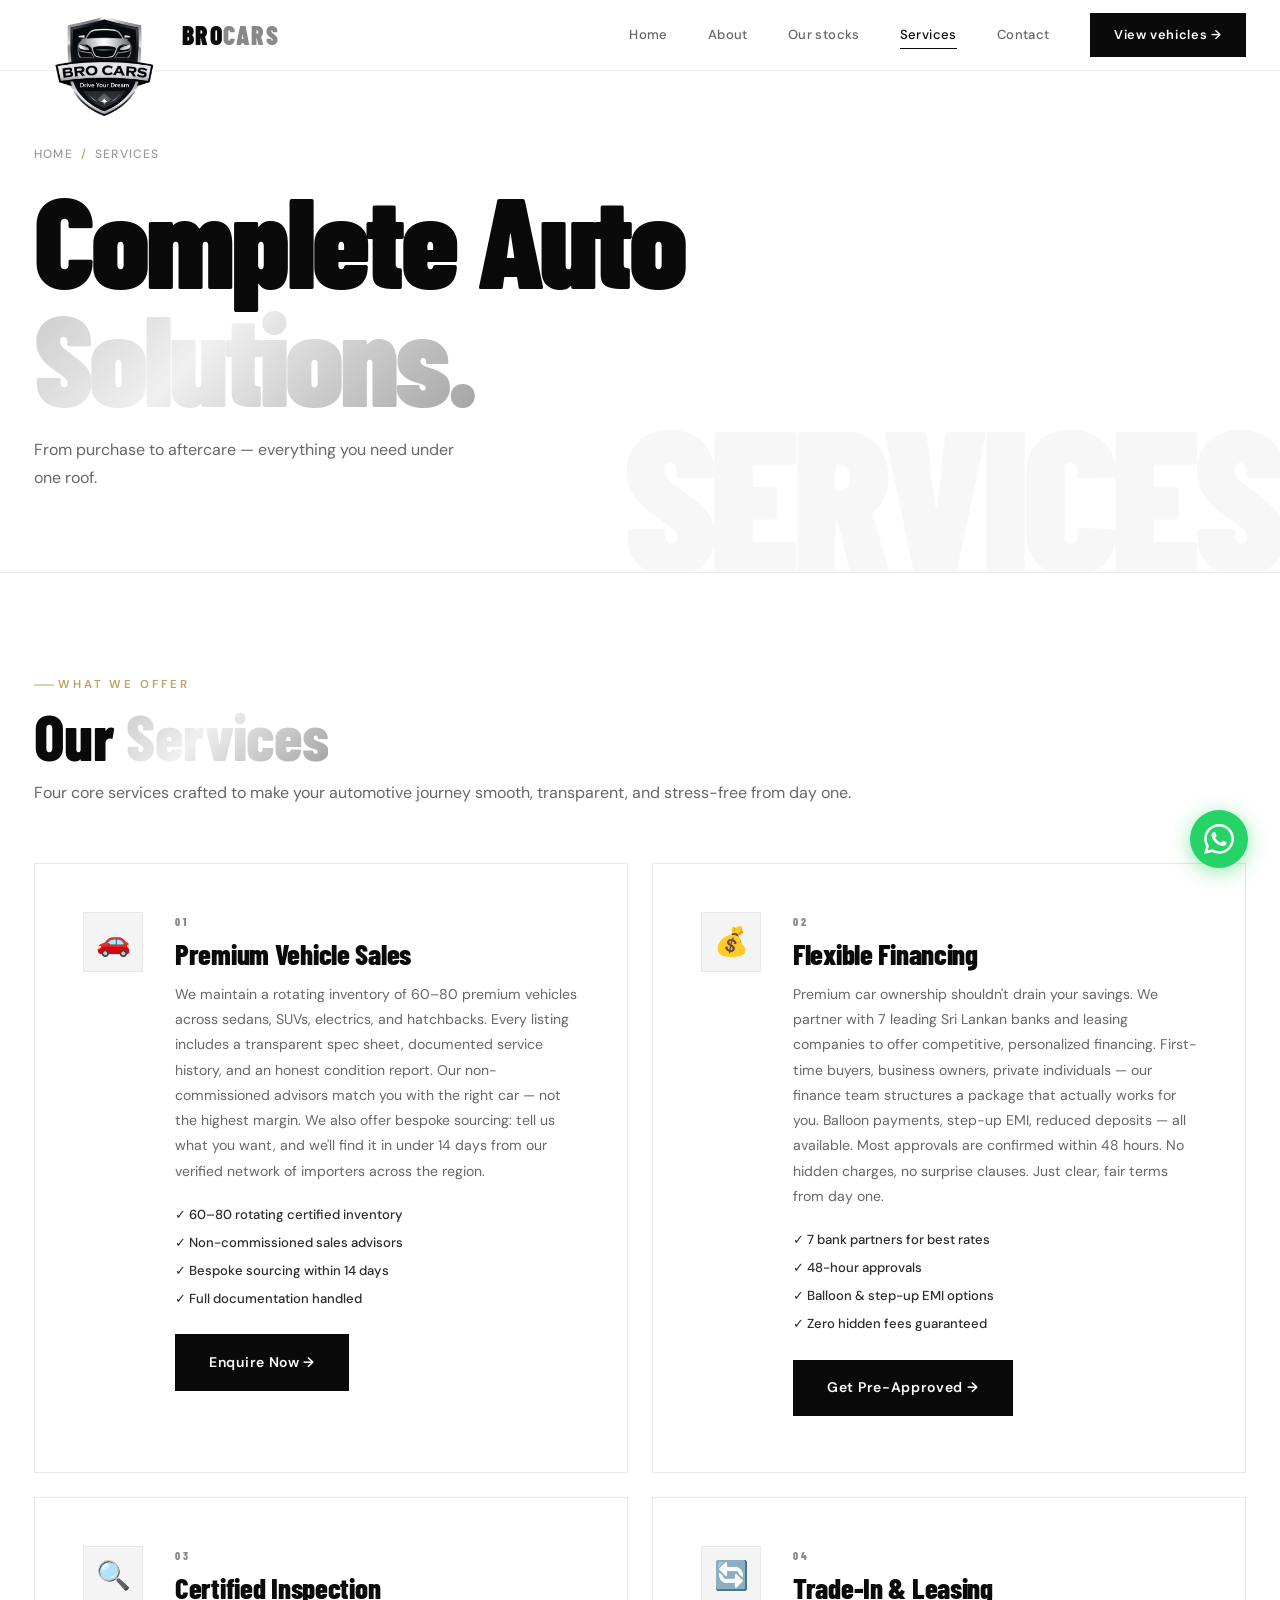
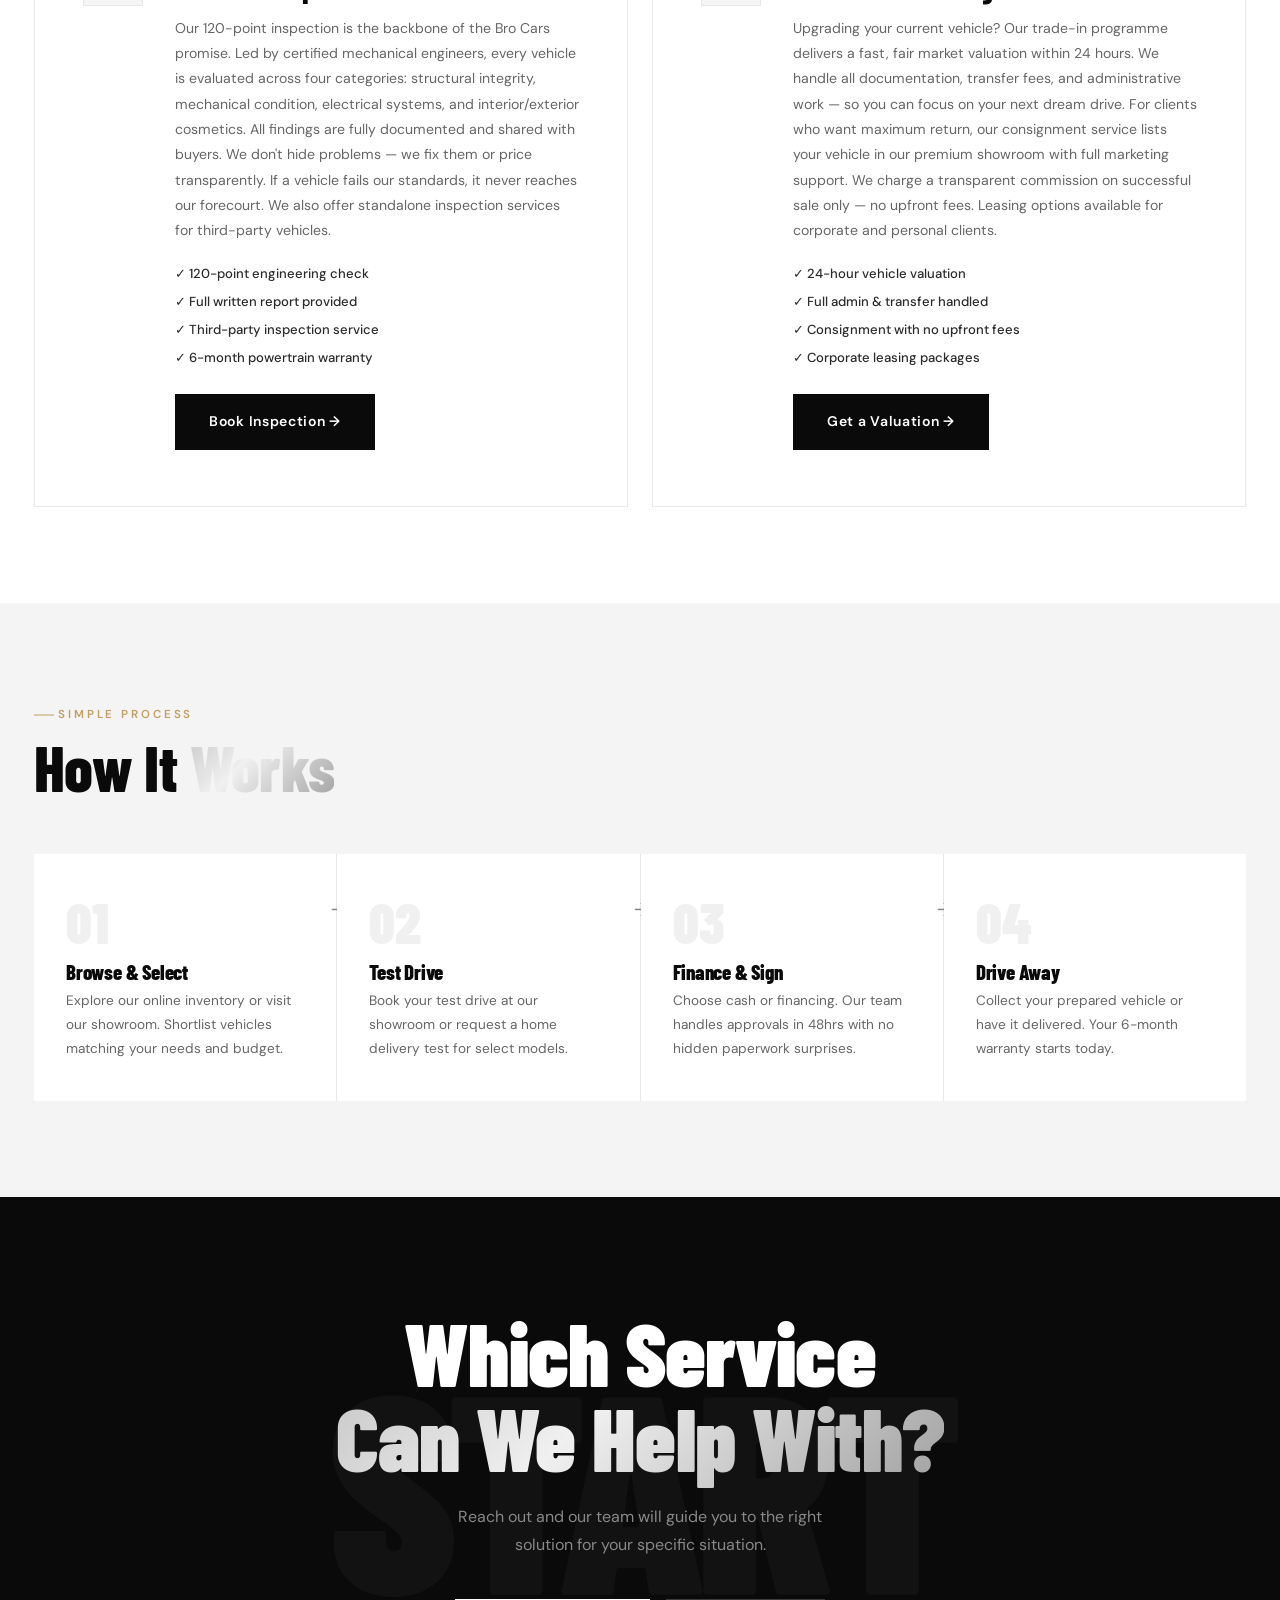
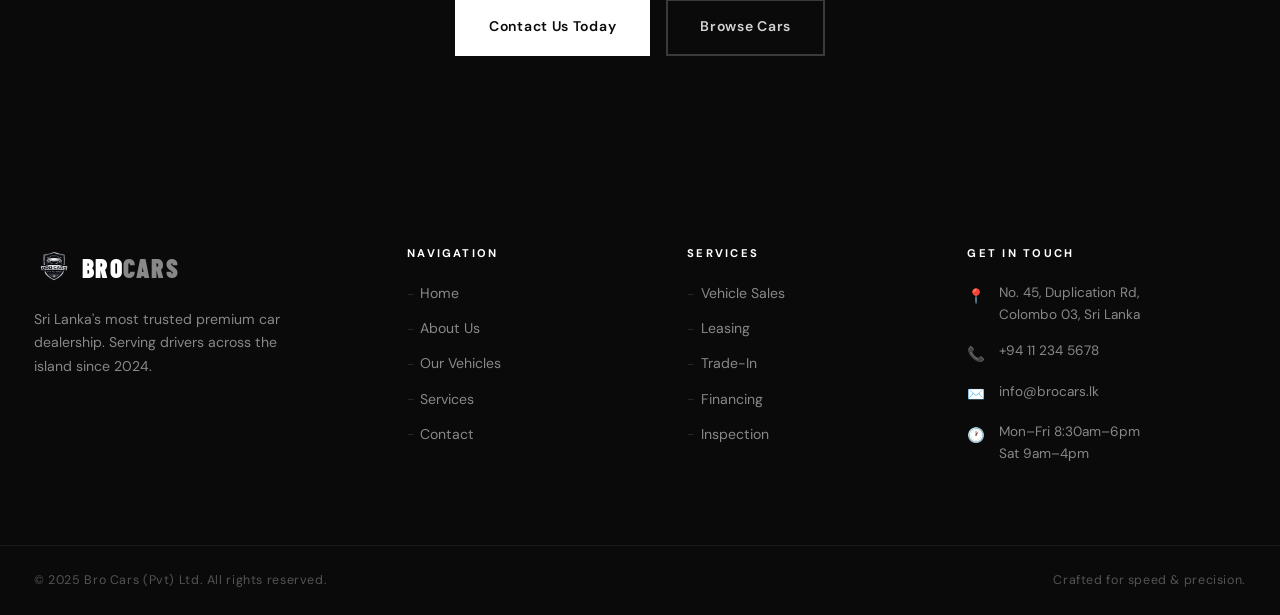
<file: brocars/services.html>
<!DOCTYPE html>
<html lang="en">
<head>
  <meta charset="UTF-8"/>
  <meta name="viewport" content="width=device-width, initial-scale=1.0"/>
  <meta name="description" content="Bro Cars Services — vehicle sales, leasing, financing, trade-in, and certified inspections across Sri Lanka."/>
  <title>Services — Bro Cars</title>
  <link rel="preconnect" href="https://fonts.googleapis.com"/>
  <link rel="preconnect" href="https://fonts.gstatic.com" crossorigin/>
  <link href="https://fonts.googleapis.com/css2?family=Barlow+Condensed:wght@400;600;700;800;900&family=DM+Sans:wght@300;400;500;600&display=swap" rel="stylesheet"/>
  <link rel="stylesheet" href="style.css"/>
</head>
<body>

<!-- ═══ NAVBAR ═══ -->
<header class="navbar" id="navbar">
  <div class="nav-container">
    <a href="index.html" class="logo">
      <img src="logo.png" alt="Bro Cars" class="logo-img"/>
      <span class="logo-text">BRO<span class="logo-accent">CARS</span></span>
    </a>
   <nav class="nav-links" id="navLinks">
      <a href="index.html" class="nav-link">Home</a>
      <a href="about.html" class="nav-link">About</a>
      <a href="cars.html" class="nav-link">Our stocks</a>
      <a href="services.html" class="nav-link">Services</a>
      <a href="contact.html" class="nav-link">Contact</a>
      <a href="cars.html" class="btn-nav">View vehicles →</a>
    </nav>
    <button class="hamburger" id="hamburger" aria-label="Menu">
      <span></span><span></span><span></span>
    </button>
  </div>
</header>

<!-- PAGE HERO -->
<section class="page-hero">
  <div class="page-hero-bg-text">SERVICES</div>
  <div class="container">
    <div class="page-hero-content">
      <div class="page-breadcrumb"><a href="index.html">Home</a> <span>/</span> Services</div>
      <h1 class="page-hero-title">Complete Auto<br/><span>Solutions.</span></h1>
      <p class="page-hero-sub">From purchase to aftercare — everything you need under one roof.</p>
    </div>
  </div>
</section>

<!-- SERVICES GRID -->
<section class="section">
  <div class="container">
    <div class="section-header">
      <div class="section-tag">What We Offer</div>
      <h2 class="section-title">Our <span class="text-silver">Services</span></h2>
      <p class="section-sub">Four core services crafted to make your automotive journey smooth, transparent, and stress-free from day one.</p>
    </div>
    <div class="services-grid">

      <div class="service-card reveal">
        <div class="service-icon-wrap">🚗</div>
        <div class="service-body">
          <div class="service-num">01</div>
          <h3 class="service-title">Premium Vehicle Sales</h3>
          <p class="service-text">We maintain a rotating inventory of 60–80 premium vehicles across sedans, SUVs, electrics, and hatchbacks. Every listing includes a transparent spec sheet, documented service history, and an honest condition report. Our non-commissioned advisors match you with the right car — not the highest margin. We also offer bespoke sourcing: tell us what you want, and we'll find it in under 14 days from our verified network of importers across the region.</p>
          <ul class="service-list">
            <li>✓ 60–80 rotating certified inventory</li>
            <li>✓ Non-commissioned sales advisors</li>
            <li>✓ Bespoke sourcing within 14 days</li>
            <li>✓ Full documentation handled</li>
          </ul>
          <a href="contact.html" class="btn-primary" style="margin-top:1.5rem; display:inline-block;">Enquire Now →</a>
        </div>
      </div>

      <div class="service-card reveal">
        <div class="service-icon-wrap">💰</div>
        <div class="service-body">
          <div class="service-num">02</div>
          <h3 class="service-title">Flexible Financing</h3>
          <p class="service-text">Premium car ownership shouldn't drain your savings. We partner with 7 leading Sri Lankan banks and leasing companies to offer competitive, personalized financing. First-time buyers, business owners, private individuals — our finance team structures a package that actually works for you. Balloon payments, step-up EMI, reduced deposits — all available. Most approvals are confirmed within 48 hours. No hidden charges, no surprise clauses. Just clear, fair terms from day one.</p>
          <ul class="service-list">
            <li>✓ 7 bank partners for best rates</li>
            <li>✓ 48-hour approvals</li>
            <li>✓ Balloon & step-up EMI options</li>
            <li>✓ Zero hidden fees guaranteed</li>
          </ul>
          <a href="contact.html" class="btn-primary" style="margin-top:1.5rem; display:inline-block;">Get Pre-Approved →</a>
        </div>
      </div>

      <div class="service-card reveal">
        <div class="service-icon-wrap">🔍</div>
        <div class="service-body">
          <div class="service-num">03</div>
          <h3 class="service-title">Certified Inspection</h3>
          <p class="service-text">Our 120-point inspection is the backbone of the Bro Cars promise. Led by certified mechanical engineers, every vehicle is evaluated across four categories: structural integrity, mechanical condition, electrical systems, and interior/exterior cosmetics. All findings are fully documented and shared with buyers. We don't hide problems — we fix them or price transparently. If a vehicle fails our standards, it never reaches our forecourt. We also offer standalone inspection services for third-party vehicles.</p>
          <ul class="service-list">
            <li>✓ 120-point engineering check</li>
            <li>✓ Full written report provided</li>
            <li>✓ Third-party inspection service</li>
            <li>✓ 6-month powertrain warranty</li>
          </ul>
          <a href="contact.html" class="btn-primary" style="margin-top:1.5rem; display:inline-block;">Book Inspection →</a>
        </div>
      </div>

      <div class="service-card reveal">
        <div class="service-icon-wrap">🔄</div>
        <div class="service-body">
          <div class="service-num">04</div>
          <h3 class="service-title">Trade-In & Leasing</h3>
          <p class="service-text">Upgrading your current vehicle? Our trade-in programme delivers a fast, fair market valuation within 24 hours. We handle all documentation, transfer fees, and administrative work — so you can focus on your next dream drive. For clients who want maximum return, our consignment service lists your vehicle in our premium showroom with full marketing support. We charge a transparent commission on successful sale only — no upfront fees. Leasing options available for corporate and personal clients.</p>
          <ul class="service-list">
            <li>✓ 24-hour vehicle valuation</li>
            <li>✓ Full admin & transfer handled</li>
            <li>✓ Consignment with no upfront fees</li>
            <li>✓ Corporate leasing packages</li>
          </ul>
          <a href="contact.html" class="btn-primary" style="margin-top:1.5rem; display:inline-block;">Get a Valuation →</a>
        </div>
      </div>

    </div>
  </div>
</section>

<!-- PROCESS -->
<section class="section process-section">
  <div class="container">
    <div class="section-header">
      <div class="section-tag">Simple Process</div>
      <h2 class="section-title">How It <span class="text-silver">Works</span></h2>
    </div>
    <div class="process-grid">
      <div class="process-step reveal">
        <div class="process-num">01</div>
        <h4>Browse & Select</h4>
        <p>Explore our online inventory or visit our showroom. Shortlist vehicles matching your needs and budget.</p>
        <div class="process-arrow">→</div>
      </div>
      <div class="process-step reveal">
        <div class="process-num">02</div>
        <h4>Test Drive</h4>
        <p>Book your test drive at our showroom or request a home delivery test for select models.</p>
        <div class="process-arrow">→</div>
      </div>
      <div class="process-step reveal">
        <div class="process-num">03</div>
        <h4>Finance & Sign</h4>
        <p>Choose cash or financing. Our team handles approvals in 48hrs with no hidden paperwork surprises.</p>
        <div class="process-arrow">→</div>
      </div>
      <div class="process-step reveal">
        <div class="process-num">04</div>
        <h4>Drive Away</h4>
        <p>Collect your prepared vehicle or have it delivered. Your 6-month warranty starts today.</p>
        <div class="process-arrow" style="display:none;"></div>
      </div>
    </div>
  </div>
</section>

<!-- CTA -->
<section class="cta-section">
  <div class="cta-bg-text">START</div>
  <div class="container">
    <div class="cta-inner reveal">
      <h2 class="cta-title">Which Service<br/><span>Can We Help With?</span></h2>
      <p class="cta-sub">Reach out and our team will guide you to the right solution for your specific situation.</p>
      <div class="cta-btns">
        <a href="contact.html" class="btn-primary">Contact Us Today</a>
        <a href="cars.html" class="btn-ghost">Browse Cars</a>
      </div>
    </div>
  </div>
</section>

<!-- ═══ FOOTER ═══ -->
<footer class="footer">
  <div class="footer-top">
    <div class="container">
      <div class="footer-grid">
        <div class="footer-brand">
          <a href="index.html" class="logo">
  <img src="logo.png" alt="Bro Cars" class="logo-img footer-logo">
  <span class="logo-text">BRO<span class="logo-accent">CARS</span></span>
</a>
          <p>Sri Lanka's most trusted premium car dealership. Serving drivers across the island since 2024.</p>
          
        </div>
        <div class="footer-col">
          <h4>Navigation</h4>
          <ul>
            <li><a href="index.html">Home</a></li>
            <li><a href="about.html">About Us</a></li>
            <li><a href="cars.html">Our Vehicles</a></li>
            <li><a href="services.html">Services</a></li>
            <li><a href="contact.html">Contact</a></li>
          </ul>
        </div>
        <div class="footer-col">
          <h4>Services</h4>
          <ul>
            <li><a href="services.html">Vehicle Sales</a></li>
            <li><a href="services.html">Leasing</a></li>
            <li><a href="services.html">Trade-In</a></li>
            <li><a href="services.html">Financing</a></li>
            <li><a href="services.html">Inspection</a></li>
          </ul>
        </div>
        <div class="footer-col footer-contact-col">
          <h4>Get In Touch</h4>
          <div class="footer-contact-item">
            <span class="fc-icon">📍</span>
            <span>No. 45, Duplication Rd,<br/>Colombo 03, Sri Lanka</span>
          </div>
          <div class="footer-contact-item">
            <span class="fc-icon">📞</span>
            <span>+94 11 234 5678</span>
          </div>
          <div class="footer-contact-item">
            <span class="fc-icon">✉️</span>
            <span>info@brocars.lk</span>
          </div>
          <div class="footer-contact-item">
            <span class="fc-icon">🕐</span>
            <span>Mon–Fri 8:30am–6pm<br/>Sat 9am–4pm</span>
          </div>
        </div>
      </div>
    </div>
  </div>
  <div class="footer-bottom">
    <div class="container">
      <span>© 2025 Bro Cars (Pvt) Ltd. All rights reserved.</span>
      <span>Crafted for speed &amp; precision.</span>
    </div>
  </div>
</footer>

<a href="https://wa.me/94778901234" class="whatsapp-float" target="_blank" title="Chat with us on WhatsApp">
  <svg viewBox="0 0 24 24" fill="currentColor"><path d="M17.472 14.382c-.297-.149-1.758-.867-2.03-.967-.273-.099-.471-.148-.67.15-.197.297-.767.966-.94 1.164-.173.199-.347.223-.644.075-.297-.15-1.255-.463-2.39-1.475-.883-.788-1.48-1.761-1.653-2.059-.173-.297-.018-.458.13-.606.134-.133.298-.347.446-.52.149-.174.198-.298.298-.497.099-.198.05-.371-.025-.52-.075-.149-.669-1.612-.916-2.207-.242-.579-.487-.5-.669-.51-.173-.008-.371-.01-.57-.01-.198 0-.52.074-.792.372-.272.297-1.04 1.016-1.04 2.479 0 1.462 1.065 2.875 1.213 3.074.149.198 2.096 3.2 5.077 4.487.709.306 1.262.489 1.694.625.712.227 1.36.195 1.871.118.571-.085 1.758-.719 2.006-1.413.248-.694.248-1.289.173-1.413-.074-.124-.272-.198-.57-.347m-5.421 7.403h-.004a9.87 9.87 0 01-5.031-1.378l-.361-.214-3.741.982.998-3.648-.235-.374a9.86 9.86 0 01-1.51-5.26c.001-5.45 4.436-9.884 9.888-9.884 2.64 0 5.122 1.03 6.988 2.898a9.825 9.825 0 012.893 6.994c-.003 5.45-4.437 9.884-9.885 9.884m8.413-18.297A11.815 11.815 0 0012.05 0C5.495 0 .16 5.335.157 11.892c0 2.096.547 4.142 1.588 5.945L.057 24l6.305-1.654a11.882 11.882 0 005.683 1.448h.005c6.554 0 11.89-5.335 11.893-11.893a11.821 11.821 0 00-3.48-8.413z"/></svg>
</a>
<script src="script.js"></script>
</body>
</html>
</file>
<file: brocars/style.css>
/* ============================================================
   BRO CARS — Complete Stylesheet
   Aesthetic: Editorial White / Metallic Precision
   Fonts: Barlow Condensed (display) + DM Sans (body)
   ============================================================ */

/* ── Google Fonts already loaded in HTML ── */

/* ═══ VARIABLES ═══ */
:root {
  --black: #0A0A0A;
  --ink: #1A1A1A;
  --dark: #2C2C2C;
  --mid: #666666;
  --muted: #999999;
  --light: #E8E8E8;
  --pale: #F4F4F4;
  --white: #FFFFFF;

  --silver: #B0B0B0;
  --silver-light: #D4D4D4;
  --silver-dark: #888888;
  --metallic: linear-gradient(135deg, #C8C8C8 0%, #F0F0F0 40%, #A0A0A0 100%);

  --accent: #C0A060;
  --accent-light: #D4B878;

  --neon: rgba(180, 180, 180, 0.6);

  --ff-display: 'Barlow Condensed', sans-serif;
  --ff-body: 'DM Sans', sans-serif;

  --ease: cubic-bezier(0.25, 0.46, 0.45, 0.94);
  --ease-out: cubic-bezier(0.16, 1, 0.3, 1);
  --t: 0.3s;
  --t-slow: 0.6s;

  --shadow-sm: 0 2px 8px rgba(0,0,0,0.08);
  --shadow-md: 0 8px 24px rgba(0,0,0,0.1);
  --shadow-lg: 0 20px 60px rgba(0,0,0,0.14);
  --shadow-xl: 0 40px 80px rgba(0,0,0,0.18);
}

/* ═══ RESET ═══ */
*, *::before, *::after { box-sizing: border-box; margin: 0; padding: 0; }
html { font-size: 16px; scroll-behavior: smooth; -webkit-font-smoothing: antialiased; }
body {
  background: var(--white);
  color: var(--ink);
  font-family: var(--ff-body);
  line-height: 1.7;
  overflow-x: hidden;
}
img { display: block; max-width: 100%; }
a { text-decoration: none; color: inherit; }
ul { list-style: none; }
button { font-family: var(--ff-body); cursor: pointer; }

/* ═══ SCROLLBAR ═══ */
::-webkit-scrollbar { width: 5px; }
::-webkit-scrollbar-track { background: var(--pale); }
::-webkit-scrollbar-thumb { background: var(--silver); border-radius: 3px; }

/* ═══ TYPOGRAPHY ═══ */
h1, h2, h3, h4 { font-family: var(--ff-display); line-height: 0.95; letter-spacing: -0.01em; color: var(--black); }
h1 { font-size: clamp(3.5rem, 9vw, 8rem); font-weight: 900; }
h2 { font-size: clamp(2.5rem, 5vw, 5rem); font-weight: 800; }
h3 { font-size: clamp(1.5rem, 3vw, 2.2rem); font-weight: 700; }
h4 { font-size: 1.2rem; font-weight: 700; }
p { color: var(--mid); font-size: 0.98rem; line-height: 1.75; }

.text-silver {
  background: var(--metallic);
  -webkit-background-clip: text;
  -webkit-text-fill-color: transparent;
  background-clip: text;
}

/* ═══ LAYOUT ═══ */
.container { max-width: 1260px; margin: 0 auto; padding: 0 1.5rem; }
.section { padding: 6rem 0; }
.section-header { margin-bottom: 3.5rem; }
.section-header.center { text-align: center; }
.section-header.center .section-sub { max-width: 560px; margin: 0 auto; }

.section-tag {
  display: inline-block;
  font-family: var(--ff-body);
  font-size: 0.72rem;
  font-weight: 600;
  letter-spacing: 0.25em;
  text-transform: uppercase;
  color: var(--accent);
  margin-bottom: 0.75rem;
  position: relative;
  padding-left: 1.5rem;
}
.section-tag::before {
  content: '';
  position: absolute; left: 0; top: 50%;
  width: 20px; height: 1px;
  background: var(--accent);
  transform: translateY(-50%);
}

.section-title { margin-bottom: 0.75rem; }
.section-sub { font-size: 1rem; color: var(--mid); margin-top: 0.5rem; }
.divider-line { width: 50px; height: 3px; background: var(--black); margin: 1.5rem 0; }

/* ═══ BUTTONS ═══ */
.btn-primary {
  display: inline-flex;
  align-items: center;
  gap: 0.5rem;
  padding: 0.9rem 2rem;
  background: var(--black);
  color: var(--white);
  font-family: var(--ff-body);
  font-size: 0.875rem;
  font-weight: 600;
  letter-spacing: 0.05em;
  border: 2px solid var(--black);
  transition: all var(--t) var(--ease);
  position: relative;
  overflow: hidden;
}
.btn-primary::before {
  content: '';
  position: absolute; inset: 0;
  background: linear-gradient(135deg, #C8C8C8, #888888);
  transform: translateX(-101%);
  transition: transform var(--t) var(--ease);
}
.btn-primary:hover { color: var(--black); border-color: var(--silver); }
.btn-primary:hover::before { transform: translateX(0); }
.btn-primary span, .btn-primary > * { position: relative; z-index: 1; }
.btn-primary:hover { box-shadow: 0 0 0 2px var(--silver-light), 0 8px 24px rgba(0,0,0,0.15); }

.btn-ghost {
  display: inline-flex;
  align-items: center;
  gap: 0.5rem;
  padding: 0.9rem 2rem;
  background: transparent;
  color: var(--black);
  font-family: var(--ff-body);
  font-size: 0.875rem;
  font-weight: 600;
  letter-spacing: 0.05em;
  border: 2px solid var(--light);
  transition: all var(--t) var(--ease);
}
.btn-ghost:hover {
  border-color: var(--black);
  background: var(--black);
  color: var(--white);
  box-shadow: var(--shadow-md);
}

.btn-nav {
  display: inline-flex;
  align-items: center;
  padding: 0.6rem 1.4rem;
  background: var(--black);
  color: var(--white);
  font-family: var(--ff-body);
  font-size: 0.8rem;
  font-weight: 600;
  letter-spacing: 0.05em;
  border: 2px solid var(--black);
  transition: all var(--t) var(--ease);
}
.btn-nav:hover {
  background: transparent;
  color: var(--black);
  box-shadow: 0 0 0 1px var(--silver-light);
}

.btn-card-primary {
  display: inline-flex;
  align-items: center;
  padding: 0.55rem 1.1rem;
  background: var(--black);
  color: var(--white);
  font-size: 0.78rem;
  font-weight: 600;
  letter-spacing: 0.03em;
  border: 1.5px solid var(--black);
  transition: all var(--t) var(--ease);
  flex: 1;
  justify-content: center;
}
.btn-card-primary:hover {
  background: var(--silver-dark);
  border-color: var(--silver-dark);
  box-shadow: 0 0 12px rgba(180,180,180,0.4);
}

.btn-card-ghost {
  display: inline-flex;
  align-items: center;
  padding: 0.55rem 1.1rem;
  background: transparent;
  color: var(--black);
  font-size: 0.78rem;
  font-weight: 600;
  letter-spacing: 0.03em;
  border: 1.5px solid var(--light);
  transition: all var(--t) var(--ease);
  flex: 1;
  justify-content: center;
}
.btn-card-ghost:hover {
  border-color: var(--black);
  background: var(--pale);
}

.btn-overlay {
  display: inline-flex;
  align-items: center;
  padding: 0.6rem 1.5rem;
  background: var(--white);
  color: var(--black);
  font-family: var(--ff-body);
  font-size: 0.78rem;
  font-weight: 700;
  letter-spacing: 0.05em;
  border: none;
  transition: all var(--t) var(--ease);
}
.btn-overlay:hover {
  background: var(--black);
  color: var(--white);
  box-shadow: 0 0 20px rgba(200,200,200,0.5);
}

/* ═══ REVEAL ANIMATIONS ═══ */
.reveal {
  opacity: 0;
  transform: translateY(28px);
  transition: opacity 0.65s var(--ease-out), transform 0.65s var(--ease-out);
}
.reveal.visible { opacity: 1; transform: translateY(0); }

/* ═══ NAVBAR ═══ */
.navbar {
  position: fixed; top: 0; left: 0; right: 0;
  z-index: 1000;
  background: rgba(255,255,255,0.94);
  backdrop-filter: blur(16px);
  border-bottom: 1px solid rgba(0,0,0,0.06);
  transition: all var(--t) var(--ease);
}
.navbar.scrolled {
  background: rgba(255,255,255,0.98);
  border-bottom-color: rgba(0,0,0,0.12);
  box-shadow: var(--shadow-sm);
}
.nav-container {
  max-width: 1260px;
  margin: 0 auto;
  padding: 0 1.5rem;
  height: 70px;
  display: flex;
  align-items: center;
  justify-content: space-between;
}
.logo {
  display: flex;
  align-items: center;
  gap: 0.5rem;
  font-family: var(--ff-display);
  font-size: 1.6rem;
  font-weight: 900;
  letter-spacing: 0.05em;
  color: var(--black);
}
.logo-img {
  margin-top: 30%;
  height: 140px;
  width: auto;
  max-width: 180px;
  object-fit: contain;
  display: block;
  image-rendering: -webkit-optimize-contrast;
  transition: opacity 0.2s ease;
}

/* Footer logo smaller */
.footer-logo {
  height: 40px;
  width: auto; /* keep aspect ratio */
  margin-top: 0; /* remove any extra margin from header */
}
.logo-icon { color: var(--silver-dark); font-size: 1.1rem; }

.logo-text { line-height: 1; }
.logo-accent { color: var(--silver-dark); }

.nav-links {
  display: flex;
  align-items: center;
  gap: 2.5rem;
}
.nav-link {
  font-family: var(--ff-body);
  font-size: 0.82rem;
  font-weight: 500;
  color: var(--mid);
  letter-spacing: 0.03em;
  position: relative;
  transition: color var(--t);
}
.nav-link::after {
  content: '';
  position: absolute;
  bottom: -3px; left: 0;
  width: 0; height: 1.5px;
  background: var(--black);
  transition: width var(--t) var(--ease);
}
.nav-link:hover, .nav-link.active { color: var(--black); }
.nav-link:hover::after, .nav-link.active::after { width: 100%; }

.hamburger {
  display: none;
  flex-direction: column;
  gap: 5px;
  background: none;
  border: none;
  padding: 5px;
  cursor: pointer;
}
.hamburger span {
  display: block;
  width: 22px; height: 1.5px;
  background: var(--black);
  transition: all var(--t) var(--ease);
}
.hamburger.open span:nth-child(1) { transform: translateY(6.5px) rotate(45deg); }
.hamburger.open span:nth-child(2) { opacity: 0; }
.hamburger.open span:nth-child(3) { transform: translateY(-6.5px) rotate(-45deg); }

/* ═══ HERO ═══ */
.hero {
  min-height: 100vh;
  background: var(--white);
  position: relative;
  display: flex;
  align-items: center;
  overflow: hidden;
  padding-top: 70px;
}


.hero-bg-text {
  position: absolute;
  bottom: -2rem; right: -1rem;
  font-family: var(--ff-display);
  font-size: clamp(8rem, 20vw, 22rem);
  font-weight: 900;
  color: rgba(0,0,0,0.035);
  line-height: 1;
  pointer-events: none;
  user-select: none;
  letter-spacing: -0.04em;
}
.hero-container {
  max-width: 1260px;
  margin: 0 auto;
  padding: 4rem 1.5rem 5rem;
  display: grid;
  grid-template-columns: 1.1fr 0.9fr;
  gap: 4rem;
  align-items: center;
  width: 100%;
}
.hero-badge {
  display: inline-flex;
  align-items: center;
  gap: 0.4rem;
  font-family: var(--ff-body);
  font-size: 0.75rem;
  font-weight: 600;
  letter-spacing: 0.2em;
  text-transform: uppercase;
  color: var(--accent);
  background: rgba(192, 160, 96, 0.08);
  border: 1px solid rgba(192,160,96,0.2);
  padding: 0.4rem 0.9rem;
  margin-bottom: 1.5rem;
  display: inline-block;
}
.hero-title {
  font-size: clamp(5rem, 11vw, 10rem);
  font-weight: 900;
  line-height: 0.9;
  letter-spacing: -0.03em;
  margin-bottom: 1.5rem;
  animation: fadeUp 0.8s var(--ease-out) both;
}
.hero-title-accent {
  background: var(--metallic);
  -webkit-background-clip: text;
  -webkit-text-fill-color: transparent;
  background-clip: text;
}
.hero-subtitle {
  font-size: 1.05rem;
  color: var(--mid);
  max-width: 420px;
  line-height: 1.75;
  margin-bottom: 2rem;
  animation: fadeUp 0.8s 0.1s var(--ease-out) both;
}
.hero-actions {
  display: flex;
  gap: 1rem;
  flex-wrap: wrap;
  animation: fadeUp 0.8s 0.2s var(--ease-out) both;
}
.hero-stats {
  display: flex;
  align-items: center;
  gap: 2rem;
  margin-top: 3rem;
  padding-top: 2rem;
  border-top: 1px solid var(--light);
  animation: fadeUp 0.8s 0.3s var(--ease-out) both;
}
.hero-stat { text-align: left; }
.hero-stat-num {
  display: block;
  font-family: var(--ff-display);
  font-size: 2.2rem;
  font-weight: 800;
  color: var(--black);
  line-height: 1;
  letter-spacing: -0.02em;
}
.hero-stat-label {
  display: block;
  font-size: 0.72rem;
  font-weight: 500;
  text-transform: uppercase;
  letter-spacing: 0.15em;
  color: var(--muted);
  margin-top: 0.2rem;
}
.hero-stat-divider { width: 1px; height: 36px; background: var(--light); }

/* Hero Visual */
.hero-visual {
  position: relative;
  animation: fadeIn 1s 0.2s var(--ease-out) both;
}
.hero-car-card {
  background: var(--pale);
  border: 1px solid var(--light);
  position: relative;
  overflow: hidden;
}
.hero-car-card::before {
  content: '';
  position: absolute; top: 0; left: 0; right: 0;
  height: 3px;
  background: linear-gradient(90deg, transparent, var(--silver), transparent);
}
.hero-car-img {
  
  display: flex;
  align-items: center;
  justify-content: center;
  background: linear-gradient(135deg, #f0f0f0 0%, #e8e8e8 100%);
  position: relative;
  overflow: hidden;
}
.car-emoji-hero { font-size: 7rem; user-select: none; }
.hero-car-shine {
  position: absolute; inset: 0;
  background: linear-gradient(120deg, transparent 20%, rgba(255,255,255,0.4) 50%, transparent 80%);
  transform: translateX(-100%);
  animation: shine 3s 1s infinite;
}
@keyframes shine {
  0% { transform: translateX(-100%); }
  30%, 100% { transform: translateX(100%); }
}
.hero-car-info {
  padding: 1.25rem 1.5rem;
  display: flex;
  align-items: center;
  justify-content: space-between;
  border-top: 1px solid var(--light);
}
.hero-car-badge {
  font-size: 0.7rem;
  font-weight: 700;
  letter-spacing: 0.15em;
  text-transform: uppercase;
  color: var(--accent);
}
.hero-car-name {
  font-family: var(--ff-display);
  font-size: 1.1rem;
  font-weight: 700;
  color: var(--black);
}
.hero-car-price {
  font-family: var(--ff-display);
  font-size: 1.3rem;
  font-weight: 800;
  color: var(--black);
}
.hero-float-tag {
  position: absolute;
  background: var(--white);
  border: 1px solid var(--light);
  padding: 0.45rem 0.85rem;
  font-family: var(--ff-body);
  font-size: 0.72rem;
  font-weight: 600;
  color: var(--black);
  box-shadow: var(--shadow-md);
  letter-spacing: 0.03em;
}
.hero-float-1 { top: 1.5rem; left: -1.5rem; }
.hero-float-2 { bottom: 4rem; right: -1rem; }
.hero-scroll-hint {
  position: absolute;
  bottom: 2rem; left: 50%;
  transform: translateX(-50%);
  display: flex;
  flex-direction: column;
  align-items: center;
  gap: 0.5rem;
  font-family: var(--ff-body);
  font-size: 0.68rem;
  font-weight: 600;
  letter-spacing: 0.2em;
  text-transform: uppercase;
  color: var(--muted);
}
.scroll-line {
  width: 1px; height: 32px;
  background: var(--muted);
  animation: scrollPulse 2s infinite;
}
@keyframes scrollPulse {
  0%, 100% { opacity: 0.3; transform: scaleY(0.6); }
  50% { opacity: 1; transform: scaleY(1); }
}

/* ═══ MARQUEE STRIP ═══ */
.marquee-strip {
  background: var(--black);
  padding: 0.8rem 0;
  overflow: hidden;
  border-top: 1px solid rgba(255,255,255,0.05);
}
.marquee-track {
  display: flex;
  gap: 2rem;
  white-space: nowrap;
  animation: marquee 20s linear infinite;
  width: max-content;
}
.marquee-track span {
  font-family: var(--ff-display);
  font-size: 0.85rem;
  font-weight: 600;
  letter-spacing: 0.2em;
  text-transform: uppercase;
  color: var(--silver-dark);
}
.marquee-track span:nth-child(even) { color: rgba(255,255,255,0.15); font-size: 0.5rem; }
@keyframes marquee {
  from { transform: translateX(0); }
  to { transform: translateX(-50%); }
}

/* ═══ CAR CARDS ═══ */
.cars-grid {
  display: grid;
  grid-template-columns: repeat(3, 1fr);
  gap: 1.5rem;
}
.cars-grid-full {
  grid-template-columns: repeat(auto-fill, minmax(290px, 1fr));
}
.car-card {
  background: var(--white);
  border: 1px solid var(--light);
  transition: all var(--t) var(--ease);
  position: relative;
  overflow: hidden;
}
.car-card:hover {
  transform: translateY(-6px);
  border-color: var(--silver-light);
  box-shadow: var(--shadow-lg), 0 0 0 1px var(--silver-light);
}
.car-card::after {
  content: '';
  position: absolute; top: 0; left: 0; right: 0;
  height: 2px;
  background: linear-gradient(90deg, transparent, var(--silver), transparent);
  opacity: 0;
  transition: opacity var(--t);
}
.car-card:hover::after { opacity: 1; }
.car-img-box {
  position: relative;
  aspect-ratio: 16/10;
  background: var(--pale);
  overflow: hidden;
  display: flex;
  align-items: center;
  justify-content: center;
}
.car-img-inner {
  width: 100%; height: 100%;
  display: flex;
  align-items: center;
  justify-content: center;
  background: linear-gradient(135deg, #f5f5f5 0%, #ebebeb 100%);
  transition: transform 0.6s var(--ease);
}
.car-card:hover .car-img-inner { transform: scale(1.04); }
.car-emoji { font-size: 5rem; user-select: none; }
.car-overlay {
  position: absolute; inset: 0;
  background: rgba(10,10,10,0.55);
  display: flex;
  align-items: center;
  justify-content: center;
  opacity: 0;
  transition: opacity var(--t) var(--ease);
  backdrop-filter: blur(2px);
}
.car-card:hover .car-overlay { opacity: 1; }
.car-badge {
  position: absolute; top: 0.75rem; left: 0.75rem;
  background: var(--black);
  color: var(--white);
  font-family: var(--ff-body);
  font-size: 0.65rem;
  font-weight: 700;
  letter-spacing: 0.1em;
  text-transform: uppercase;
  padding: 0.25rem 0.6rem;
}
/* Coming Soon Card */
.coming-soon {
  position: relative;
}

/* Blur the vehicle image */
.coming-soon img {
  filter: blur(3px) brightness(0.7);
}

/* Dark overlay */
.coming-soon .car-img-box::after {
  content: "";
  position: absolute;
  inset: 0;
  background: rgba(0,0,0,0.35);
}

/* Coming Soon text highlight */
.coming-soon .car-badge {
  background: #ff3b30;
  color: #fff;
  font-weight: 700;
  letter-spacing: 1px;
}

/* Disable buttons */
.coming-soon button {
  display: none;
}

/* Center big Coming Soon text */
.coming-soon::before {
  content: "COMING SOON";
  position: absolute;
  top: 45%;
  left: 50%;
  transform: translate(-50%, -50%);
  color: white;
  font-size: 20px;
  font-weight: 700;
  letter-spacing: 2px;
  z-index: 5;
}
.new-badge { background: #1a6b3c; }
.eco-badge { background: #1a5b6b; }
.car-info { padding: 1.25rem; }
.car-meta {
  display: flex;
  align-items: center;
  gap: 0.5rem;
  margin-bottom: 0.4rem;
}
.car-year, .car-type {
  font-size: 0.7rem;
  font-weight: 600;
  letter-spacing: 0.1em;
  text-transform: uppercase;
  color: var(--muted);
}
.car-year::after { content: '·'; margin-left: 0.5rem; }
.car-name {
  font-family: var(--ff-display);
  font-size: 1.4rem;
  font-weight: 800;
  color: var(--black);
  letter-spacing: -0.01em;
  margin-bottom: 0.4rem;
  line-height: 1.1;
}
.car-desc { font-size: 0.85rem; color: var(--mid); line-height: 1.6; margin-bottom: 0.75rem; }
.car-specs-row {
  display: flex;
  flex-wrap: wrap;
  gap: 0.4rem;
  margin-bottom: 1rem;
}
.spec-tag {
  font-family: var(--ff-body);
  font-size: 0.68rem;
  font-weight: 600;
  letter-spacing: 0.05em;
  color: var(--dark);
  background: var(--pale);
  border: 1px solid var(--light);
  padding: 0.2rem 0.55rem;
}

.car-footer {
  display: flex;
  align-items: center;
  justify-content: space-between;
  gap: 0.75rem;
  flex-wrap: wrap;
  border-top: 1px solid var(--light);
  padding-top: 1rem;
}
.car-price {
  font-family: var(--ff-display);
  font-size: 1.3rem;
  font-weight: 800;
  color: var(--black);
  letter-spacing: -0.01em;
  white-space: nowrap;
}
.car-actions-row {
  display: flex;
  gap: 0.5rem;
  flex: 1;
  min-width: 180px;
}

.section-cta { text-align: center; margin-top: 3rem; }

/* ═══ WHY SECTION ═══ */
.why-section { background: var(--pale); }
.why-grid {
  display: grid;
  grid-template-columns: repeat(4, 1fr);
  gap: 1px;
  background: var(--light);
  border: 1px solid var(--light);
}
.why-card {
  background: var(--white);
  padding: 2.5rem 2rem;
  transition: background var(--t);
  position: relative;
}
.why-card:hover { background: var(--pale); }
.why-icon { font-size: 2rem; margin-bottom: 1.25rem; display: block; }
.why-card h3 {
  font-family: var(--ff-display);
  font-size: 1.4rem;
  font-weight: 800;
  color: var(--black);
  margin-bottom: 0.75rem;
  line-height: 1.1;
}
.why-card p { font-size: 0.88rem; line-height: 1.7; }

/* ═══ TESTIMONIALS ═══ */
.testi-section { background: var(--white); }
.testi-grid {
  display: grid;
  grid-template-columns: repeat(3, 1fr);
  gap: 1.5rem;
}
.testi-card {
  border: 1px solid var(--light);
  padding: 2.25rem;
  position: relative;
  transition: all var(--t) var(--ease);
}
.testi-card:hover {
  border-color: var(--silver-light);
  box-shadow: var(--shadow-md);
  transform: translateY(-4px);
}
.testi-card::before {
  content: '\201C';
  position: absolute;
  top: 0.5rem; left: 1.5rem;
  font-family: Georgia, serif;
  font-size: 5rem;
  color: rgba(0,0,0,0.05);
  line-height: 1;
}
.testi-stars {
  font-size: 0.8rem;
  color: var(--accent);
  letter-spacing: 0.1em;
  margin-bottom: 1rem;
}
.testi-text {
  font-size: 0.92rem;
  font-style: italic;
  line-height: 1.8;
  color: var(--dark);
  margin-bottom: 1.5rem;
}
.testi-author { display: flex; align-items: center; gap: 0.85rem; }
.testi-avatar {
  width: 40px; height: 40px;
  border-radius: 50%;
  background: linear-gradient(135deg, var(--dark), var(--mid));
  display: flex;
  align-items: center;
  justify-content: center;
  font-family: var(--ff-display);
  font-size: 0.85rem;
  font-weight: 800;
  color: var(--white);
  flex-shrink: 0;
}
.testi-name { font-size: 0.88rem; font-weight: 600; color: var(--black); }
.testi-role { font-size: 0.72rem; color: var(--muted); letter-spacing: 0.05em; margin-top: 0.1rem; }

/* ═══ CTA SECTION ═══ */
.cta-section {
  background: var(--black);
  padding: 7rem 0;
  position: relative;
  overflow: hidden;
}
.cta-bg-text {
  position: absolute;
  top: 50%; left: 50%;
  transform: translate(-50%, -50%);
  font-family: var(--ff-display);
  font-size: clamp(8rem, 22vw, 25rem);
  font-weight: 900;
  color: rgba(255,255,255,0.03);
  white-space: nowrap;
  letter-spacing: -0.04em;
  pointer-events: none;
  user-select: none;
}
.cta-inner { text-align: center; position: relative; z-index: 1; }
.cta-title {
  font-size: clamp(3rem, 7vw, 7rem);
  font-weight: 900;
  color: var(--white);
  line-height: 0.95;
  margin-bottom: 1.5rem;
}
.cta-title span {
  background: var(--metallic);
  -webkit-background-clip: text;
  -webkit-text-fill-color: transparent;
  background-clip: text;
}
.cta-sub { color: var(--silver-dark); font-size: 1rem; max-width: 420px; margin: 0 auto 2.5rem; }
.cta-btns { display: flex; gap: 1rem; justify-content: center; flex-wrap: wrap; }
.cta-section .btn-primary {
  background: var(--white);
  color: var(--black);
  border-color: var(--white);
}
.cta-section .btn-primary::before {
  background: linear-gradient(135deg, #C8C8C8, #888888);
}
.cta-section .btn-primary:hover { color: var(--black); }
.cta-section .btn-ghost {
  color: var(--silver-light);
  border-color: rgba(255,255,255,0.2);
}
.cta-section .btn-ghost:hover {
  background: var(--white);
  color: var(--black);
  border-color: var(--white);
}

/* ═══ PAGE HERO ═══ */
.page-hero {
  padding: 9rem 0 5rem;
  background: var(--white);
  position: relative;
  overflow: hidden;
  border-bottom: 1px solid var(--light);
}
.page-hero-bg-text {
  position: absolute;
  bottom: -1.5rem; right: 0;
  font-family: var(--ff-display);
  font-size: clamp(6rem, 16vw, 18rem);
  font-weight: 900;
  color: rgba(0,0,0,0.03);
  line-height: 1;
  pointer-events: none;
  letter-spacing: -0.04em;
}
.page-hero-content { position: relative; z-index: 1; }
.page-breadcrumb {
  display: flex;
  align-items: center;
  gap: 0.5rem;
  font-size: 0.75rem;
  font-weight: 500;
  letter-spacing: 0.1em;
  text-transform: uppercase;
  color: var(--muted);
  margin-bottom: 1rem;
}
.page-breadcrumb a { color: var(--muted); transition: color var(--t); }
.page-breadcrumb a:hover { color: var(--black); }
.page-breadcrumb span { color: var(--accent); }
.page-hero-title {
  font-size: clamp(4rem, 10vw, 9rem);
  font-weight: 900;
  line-height: 0.92;
  margin-bottom: 1.25rem;
  letter-spacing: -0.03em;
}
.page-hero-title span {
  background: var(--metallic);
  -webkit-background-clip: text;
  -webkit-text-fill-color: transparent;
  background-clip: text;
}
.page-hero-sub { font-size: 1rem; color: var(--mid); max-width: 440px; }

/* ═══ FILTER BAR ═══ */
.filter-bar {
  background: var(--pale);
  border-bottom: 1px solid var(--light);
  padding: 1rem 0;
}
.filter-inner {
  display: flex;
  align-items: center;
  gap: 1rem;
  flex-wrap: wrap;
}
.filter-label {
  font-size: 0.72rem;
  font-weight: 600;
  letter-spacing: 0.15em;
  text-transform: uppercase;
  color: var(--muted);
  flex-shrink: 0;
}
.filter-btns { display: flex; gap: 0.5rem; flex-wrap: wrap; }
.filter-btn {
  padding: 0.45rem 1.1rem;
  background: var(--white);
  color: var(--mid);
  border: 1px solid var(--light);
  font-family: var(--ff-body);
  font-size: 0.78rem;
  font-weight: 600;
  letter-spacing: 0.05em;
  cursor: pointer;
  transition: all var(--t) var(--ease);
}
.filter-btn:hover { border-color: var(--silver); color: var(--black); }
.filter-btn.active {
  background: var(--black);
  color: var(--white);
  border-color: var(--black);
}
.no-results {
  text-align: center;
  padding: 5rem 2rem;
}
.no-results-icon { font-size: 3rem; margin-bottom: 1rem; }
.no-results h3 { font-family: var(--ff-display); font-size: 1.8rem; color: var(--black); margin-bottom: 0.5rem; }
.no-results p { color: var(--mid); }
.no-results a { color: var(--black); text-decoration: underline; }

/* ═══ ABOUT PAGE ═══ */
.about-grid {
  display: grid;
  grid-template-columns: 1fr 1fr;
  gap: 5rem;
  align-items: center;
}
.about-visual { position: relative; }

.about-img-box::before {
  content: '';
  position: absolute; top: 0; left: 0; right: 0; height: 3px;
  background: linear-gradient(90deg, transparent, var(--silver), transparent);
}
.about-img-inner {
  font-size: 6rem;
  color: rgba(0,0,0,0.08);
  user-select: none;
}
.about-img-tag {
  position: absolute; bottom: 1.25rem; right: 1.25rem;
  background: var(--black);
  color: var(--white);
  font-family: var(--ff-display);
  font-size: 1rem;
  font-weight: 800;
  padding: 0.5rem 1rem;
  letter-spacing: 0.1em;
}
.about-accent-box {
  position: absolute;
  bottom: -1.5rem; left: -1.5rem;
  background: var(--white);
  border: 1px solid var(--light);
  padding: 1.25rem 1.75rem;
  box-shadow: var(--shadow-lg);
  display: flex;
  flex-direction: column;
  align-items: center;
}
.about-accent-num {
  font-family: var(--ff-display);
  font-size: 3rem;
  font-weight: 900;
  color: var(--black);
  line-height: 1;
}
.about-accent-label {
  font-size: 0.72rem;
  font-weight: 600;
  letter-spacing: 0.1em;
  text-transform: uppercase;
  color: var(--muted);
  margin-top: 0.3rem;
}
.about-text p { margin-bottom: 0; }
.about-ctas { display: flex; gap: 1rem; flex-wrap: wrap; }

/* Mission Vision */
.mv-section { background: var(--pale); }
.mv-grid {
  display: grid;
  grid-template-columns: repeat(3, 1fr);
  gap: 1.5rem;
}
.mv-card {
  background: var(--white);
  border: 1px solid var(--light);
  padding: 2.5rem;
  position: relative;
  transition: all var(--t) var(--ease);
}
.mv-card:hover {
  border-color: var(--silver-light);
  box-shadow: var(--shadow-md);
  transform: translateY(-4px);
}
.mv-card::before {
  content: '';
  position: absolute; top: 0; left: 0; bottom: 0;
  width: 3px;
  background: linear-gradient(180deg, var(--silver), transparent);
  opacity: 0;
  transition: opacity var(--t);
}
.mv-card:hover::before { opacity: 1; }
.mv-icon { font-size: 2rem; margin-bottom: 1rem; display: block; }
.mv-card h3 {
  font-family: var(--ff-display);
  font-size: 1.6rem;
  font-weight: 800;
  color: var(--black);
  margin-bottom: 0.75rem;
}
.mv-card p { font-size: 0.9rem; }

/* Stats */
.stats-section {
  background: var(--black);
  padding: 4rem 0;
}
.stats-grid {
  display: grid;
  grid-template-columns: repeat(4, 1fr);
  gap: 2px;
  background: rgba(255,255,255,0.05);
}
.stat-item {
  background: var(--black);
  padding: 2.5rem 2rem;
  text-align: center;
  transition: background var(--t);
}
.stat-item:hover { background: #141414; }
.stat-num {
  font-family: var(--ff-display);
  font-size: 3.5rem;
  font-weight: 900;
  color: var(--white);
  line-height: 1;
  letter-spacing: -0.02em;
  background: var(--metallic);
  -webkit-background-clip: text;
  -webkit-text-fill-color: transparent;
  background-clip: text;
}
.stat-label {
  font-size: 0.72rem;
  font-weight: 600;
  letter-spacing: 0.15em;
  text-transform: uppercase;
  color: var(--silver-dark);
  margin-top: 0.5rem;
}

/* Team */
.team-grid {
  display: grid;
  grid-template-columns: repeat(4, 1fr);
  gap: 1.5rem;
}
.team-card {
  border: 1px solid var(--light);
  padding: 2rem 1.5rem;
  text-align: center;
  transition: all var(--t) var(--ease);
}
.team-card:hover {
  border-color: var(--silver-light);
  box-shadow: var(--shadow-md);
  transform: translateY(-4px);
}
.team-avatar {
  width: 72px; height: 72px;
  border-radius: 50%;
  background: linear-gradient(135deg, var(--dark), var(--mid));
  display: flex;
  align-items: center;
  justify-content: center;
  font-family: var(--ff-display);
  font-size: 1.4rem;
  font-weight: 900;
  color: var(--white);
  margin: 0 auto 1.25rem;
  border: 2px solid var(--light);
}
.team-name {
  font-family: var(--ff-display);
  font-size: 1.25rem;
  font-weight: 800;
  color: var(--black);
  margin-bottom: 0.3rem;
  line-height: 1.1;
}
.team-role {
  font-size: 0.7rem;
  font-weight: 600;
  letter-spacing: 0.15em;
  text-transform: uppercase;
  color: var(--accent);
  margin-bottom: 0.75rem;
}
.team-bio { font-size: 0.84rem; color: var(--mid); line-height: 1.65; }

/* ═══ SERVICES PAGE ═══ */
.services-grid {
  display: grid;
  grid-template-columns: repeat(2, 1fr);
  gap: 1.5rem;
}
.service-card {
  border: 1px solid var(--light);
  padding: 3rem;
  display: flex;
  gap: 2rem;
  transition: all var(--t) var(--ease);
  position: relative;
  overflow: hidden;
}
.service-card::after {
  content: '';
  position: absolute; top: 0; left: 0; bottom: 0;
  width: 3px;
  background: linear-gradient(180deg, var(--silver-light), transparent);
  transform: scaleY(0);
  transition: transform var(--t) var(--ease);
  transform-origin: top;
}
.service-card:hover::after { transform: scaleY(1); }
.service-card:hover {
  border-color: var(--silver-light);
  box-shadow: var(--shadow-lg);
  transform: translateY(-4px);
}
.service-icon-wrap {
  width: 60px; height: 60px;
  background: var(--pale);
  border: 1px solid var(--light);
  display: flex;
  align-items: center;
  justify-content: center;
  font-size: 1.75rem;
  flex-shrink: 0;
  align-self: flex-start;
}
.service-body { flex: 1; }
.service-num {
  font-family: var(--ff-display);
  font-size: 0.7rem;
  font-weight: 800;
  letter-spacing: 0.25em;
  color: var(--silver-dark);
  margin-bottom: 0.5rem;
}
.service-title {
  font-family: var(--ff-display);
  font-size: 1.8rem;
  font-weight: 800;
  color: var(--black);
  line-height: 1.05;
  margin-bottom: 0.75rem;
}
.service-text { font-size: 0.88rem; line-height: 1.8; margin-bottom: 1.25rem; }
.service-list { list-style: none; display: flex; flex-direction: column; gap: 0.35rem; }
.service-list li { font-size: 0.82rem; font-weight: 500; color: var(--dark); }

/* Process */
.process-section { background: var(--pale); }
.process-grid {
  display: grid;
  grid-template-columns: repeat(4, 1fr);
  gap: 1px;
  background: var(--light);
}
.process-step {
  background: var(--white);
  padding: 2.5rem 2rem;
  position: relative;
  transition: background var(--t);
}
.process-step:hover { background: var(--pale); }
.process-num {
  font-family: var(--ff-display);
  font-size: 3.5rem;
  font-weight: 900;
  color: rgba(0,0,0,0.06);
  line-height: 1;
  margin-bottom: 0.75rem;
}
.process-step h4 {
  font-family: var(--ff-display);
  font-size: 1.3rem;
  font-weight: 800;
  color: var(--black);
  margin-bottom: 0.5rem;
}
.process-step p { font-size: 0.85rem; color: var(--mid); }
.process-arrow {
  position: absolute;
  top: 2.5rem; right: -0.6rem;
  font-size: 1.2rem;
  color: var(--silver-dark);
  z-index: 1;
}

/* ═══ CONTACT PAGE ═══ */
.contact-layout {
  display: grid;
  grid-template-columns: 1fr 1.5fr;
  gap: 4rem;
  align-items: start;
}
.contact-info-blocks { display: flex; flex-direction: column; gap: 0; margin-top: 2rem; }
.ci-block {
  display: flex;
  gap: 1rem;
  align-items: flex-start;
  padding: 1.25rem 0;
  border-bottom: 1px solid var(--light);
}
.ci-block:last-child { border-bottom: none; }
.ci-icon {
  width: 40px; height: 40px;
  background: var(--pale);
  border: 1px solid var(--light);
  display: flex;
  align-items: center;
  justify-content: center;
  font-size: 1.1rem;
  flex-shrink: 0;
}
.ci-label {
  font-size: 0.68rem;
  font-weight: 700;
  letter-spacing: 0.15em;
  text-transform: uppercase;
  color: var(--accent);
  margin-bottom: 0.25rem;
}
.ci-val { font-size: 0.9rem; color: var(--dark); line-height: 1.6; }
.response-guarantee {
  display: flex;
  gap: 0.85rem;
  align-items: flex-start;
  background: var(--pale);
  border: 1px solid var(--light);
  border-left: 3px solid var(--black);
  padding: 1.25rem 1.5rem;
  margin-top: 2rem;
}
.rg-icon { font-size: 1.5rem; flex-shrink: 0; }
.rg-title { font-size: 0.88rem; font-weight: 700; color: var(--black); margin-bottom: 0.25rem; }
.rg-sub { font-size: 0.8rem; color: var(--mid); }

.contact-form-panel {
  background: var(--pale);
  border: 1px solid var(--light);
  padding: 2.5rem;
}
.form-header { margin-bottom: 1.5rem; }
.form-title {
  font-family: var(--ff-display);
  font-size: 2rem;
  font-weight: 800;
  color: var(--black);
  line-height: 1;
}
.form-row { display: grid; grid-template-columns: 1fr 1fr; gap: 1rem; }
.form-group { margin-bottom: 1.25rem; }
.form-label {
  display: block;
  font-size: 0.72rem;
  font-weight: 700;
  letter-spacing: 0.12em;
  text-transform: uppercase;
  color: var(--mid);
  margin-bottom: 0.4rem;
}
.form-input {
  width: 100%;
  background: var(--white);
  border: 1.5px solid var(--light);
  color: var(--black);
  padding: 0.8rem 1rem;
  font-family: var(--ff-body);
  font-size: 0.9rem;
  outline: none;
  transition: all var(--t) var(--ease);
  appearance: none;
}
.form-input:focus { border-color: var(--black); background: var(--white); }
.form-input::placeholder { color: rgba(100,100,100,0.5); }
.form-textarea { resize: vertical; min-height: 130px; }
.form-err {
  display: none;
  font-size: 0.75rem;
  color: #c0392b;
  margin-top: 0.3rem;
}
.form-group.has-error .form-input { border-color: #c0392b; }
.form-group.has-error .form-err { display: block; }

.btn-submit {
  width: 100%;
  padding: 1rem;
  background: var(--black);
  color: var(--white);
  font-family: var(--ff-body);
  font-size: 0.9rem;
  font-weight: 700;
  letter-spacing: 0.08em;
  border: 2px solid var(--black);
  cursor: pointer;
  transition: all var(--t) var(--ease);
  position: relative;
  overflow: hidden;
}
.btn-submit::before {
  content: '';
  position: absolute; inset: 0;
  background: linear-gradient(135deg, var(--silver), var(--silver-dark));
  transform: translateX(-100%);
  transition: transform var(--t) var(--ease);
}
.btn-submit:hover::before { transform: translateX(0); }
.btn-submit:hover { color: var(--black); border-color: var(--silver); box-shadow: 0 0 0 2px var(--silver-light); }
.btn-submit-text, .btn-submit-loading { position: relative; z-index: 1; }

.form-success {
  text-align: center;
  padding: 3rem 2rem;
}
.form-success-icon { font-size: 3rem; margin-bottom: 1rem; }
.form-success h3 {
  font-family: var(--ff-display);
  font-size: 2.5rem;
  color: var(--black);
  margin-bottom: 0.75rem;
}
.form-success p { color: var(--mid); }

/* Map */
.map-section { padding: 3rem 0 6rem; }
.map-header { margin-bottom: 1.5rem; }
.map-title {
  font-family: var(--ff-display);
  font-size: 2rem;
  font-weight: 800;
  color: var(--black);
}
.map-wrap {
  height: 420px;
  border: 1px solid var(--light);
  overflow: hidden;
}
.map-wrap iframe { width: 100%; height: 100%; border: none; display: block; }


/* ═══ FOOTER ═══ */
.footer { background: var(--black); }
.footer-top { padding: 5rem 0; }
.footer-grid {
  display: grid;
  grid-template-columns: 1.4fr 1fr 1fr 1.2fr;
  gap: 3rem;
}
.footer-brand .logo { color: var(--white); margin-bottom: 1.25rem; display: flex; }
.footer-brand .logo-accent { color: var(--silver-dark); }
.footer-brand p { font-size: 0.88rem; color: var(--silver-dark); line-height: 1.7; max-width: 260px; margin-bottom: 1.5rem; }
.footer-socials { display: flex; gap: 0.5rem; }
.social-btn {
  width: 36px; height: 36px;
  border: 1px solid rgba(255,255,255,0.1);
  display: flex;
  align-items: center;
  justify-content: center;
  font-size: 0.75rem;
  font-weight: 700;
  color: var(--silver-dark);
  transition: all var(--t) var(--ease);
  text-transform: uppercase;
}
.social-btn:hover {
  border-color: var(--silver);
  color: var(--white);
  background: rgba(255,255,255,0.05);
}
.footer-col h4 {
  font-family: var(--ff-body);
  font-size: 0.7rem;
  font-weight: 700;
  letter-spacing: 0.2em;
  text-transform: uppercase;
  color: var(--white);
  margin-bottom: 1.5rem;
}
.footer-col ul { display: flex; flex-direction: column; gap: 0.7rem; }
.footer-col ul a {
  font-size: 0.88rem;
  color: var(--silver-dark);
  transition: color var(--t);
  display: flex;
  align-items: center;
  gap: 0.4rem;
}
.footer-col ul a:hover { color: var(--white); }
.footer-col ul a::before {
  content: '–';
  font-size: 0.7rem;
  color: rgba(255,255,255,0.15);
}
.footer-contact-col .footer-contact-item {
  display: flex;
  gap: 0.75rem;
  align-items: flex-start;
  margin-bottom: 0.9rem;
}
.footer-contact-col .footer-contact-item:last-child { margin-bottom: 0; }
.fc-icon {
  font-size: 0.9rem;
  margin-top: 0.1rem;
  flex-shrink: 0;
  width: 20px;
}
.footer-contact-col .footer-contact-item span:last-child {
  font-size: 0.85rem;
  color: var(--silver-dark);
  line-height: 1.6;
}
.footer-bottom {
  border-top: 1px solid rgba(255,255,255,0.06);
  padding: 1.5rem 0;
}
.footer-bottom .container {
  display: flex;
  align-items: center;
  justify-content: space-between;
}
.footer-bottom span {
  font-size: 0.78rem;
  color: rgba(255,255,255,0.3);
  letter-spacing: 0.05em;
}

/* ═══ KEYFRAMES ═══ */
@keyframes fadeUp {
  from { opacity: 0; transform: translateY(24px); }
  to { opacity: 1; transform: translateY(0); }
}
@keyframes fadeIn {
  from { opacity: 0; }
  to { opacity: 1; }
}

/* ═══ RESPONSIVE ═══ */
@media (max-width: 1100px) {
  .why-grid { grid-template-columns: repeat(2, 1fr); }
  .team-grid { grid-template-columns: repeat(2, 1fr); }
  .footer-grid { grid-template-columns: 1fr 1fr; gap: 2rem; }
  .stats-grid { grid-template-columns: repeat(2, 1fr); }
}

@media (max-width: 900px) {
  .hero-container { grid-template-columns: 1fr; gap: 3rem; padding-top: 2rem; }
  .hero-visual { order: -1; }
  .hero-float-1, .hero-float-2 { display: none; }
  .cars-grid { grid-template-columns: repeat(2, 1fr); }
  .about-grid { grid-template-columns: 1fr; }
  .about-accent-box { display: none; }
  .mv-grid { grid-template-columns: 1fr; }
  .testi-grid { grid-template-columns: 1fr; }
  .services-grid { grid-template-columns: 1fr; }
  .contact-layout { grid-template-columns: 1fr; }
  .process-grid { grid-template-columns: repeat(2, 1fr); }
  .process-arrow { display: none !important; }

  .nav-links {
    display: none;
    position: fixed;
    top: 70px; left: 0; right: 0;
    background: rgba(255,255,255,0.98);
    backdrop-filter: blur(20px);
    flex-direction: column;
    gap: 0;
    padding: 1rem 0 2rem;
    border-bottom: 1px solid var(--light);
    box-shadow: var(--shadow-md);
  }
  .nav-links.open { display: flex; }
  .nav-link {
    padding: 0.8rem 1.5rem;
    width: 100%;
    font-size: 0.9rem;
    border-bottom: 1px solid var(--pale);
  }
  .nav-link::after { display: none; }
  .btn-nav { margin: 0.75rem 1.5rem 0; align-self: flex-start; }
  .hamburger { display: flex; }
}

@media (max-width: 640px) {
  .section { padding: 4rem 0; }
  .cars-grid { grid-template-columns: 1fr; }
  .cars-grid-full { grid-template-columns: 1fr; }
  .team-grid { grid-template-columns: 1fr 1fr; }
  .service-card { flex-direction: column; gap: 1rem; padding: 2rem; }
  .why-grid { grid-template-columns: 1fr; }
  .form-row { grid-template-columns: 1fr; }
  .footer-grid { grid-template-columns: 1fr 1fr; }
  .footer-bottom .container { flex-direction: column; gap: 0.5rem; text-align: center; }
  .hero-stats { gap: 1rem; flex-wrap: wrap; }
  .stats-grid { grid-template-columns: repeat(2, 1fr); }
  .process-grid { grid-template-columns: 1fr; }
  .cta-btns { flex-direction: column; align-items: center; }
  .hero-actions { flex-direction: column; }
  .hero-actions .btn-primary, .hero-actions .btn-ghost { width: 100%; justify-content: center; }
}

@media (max-width: 400px) {
  .team-grid { grid-template-columns: 1fr; }
}
/* ── WHATSAPP FLOAT BUTTON ── */
.whatsapp-float {
  position: fixed;
  bottom: 2rem; right: 2rem;
  width: 58px; height: 58px;
  background: #25D366;
  color: white;
  border-radius: 50%;
  display: flex; align-items: center; justify-content: center;
  box-shadow: 0 4px 20px rgba(37,211,102,0.5);
  z-index: 8000;
  transition: transform 0.25s, box-shadow 0.25s;
  text-decoration: none;
}
.whatsapp-float:hover {
  transform: scale(1.1);
  box-shadow: 0 6px 28px rgba(37,211,102,0.7);
}
.whatsapp-float svg { width: 30px; height: 30px; }
</file>
